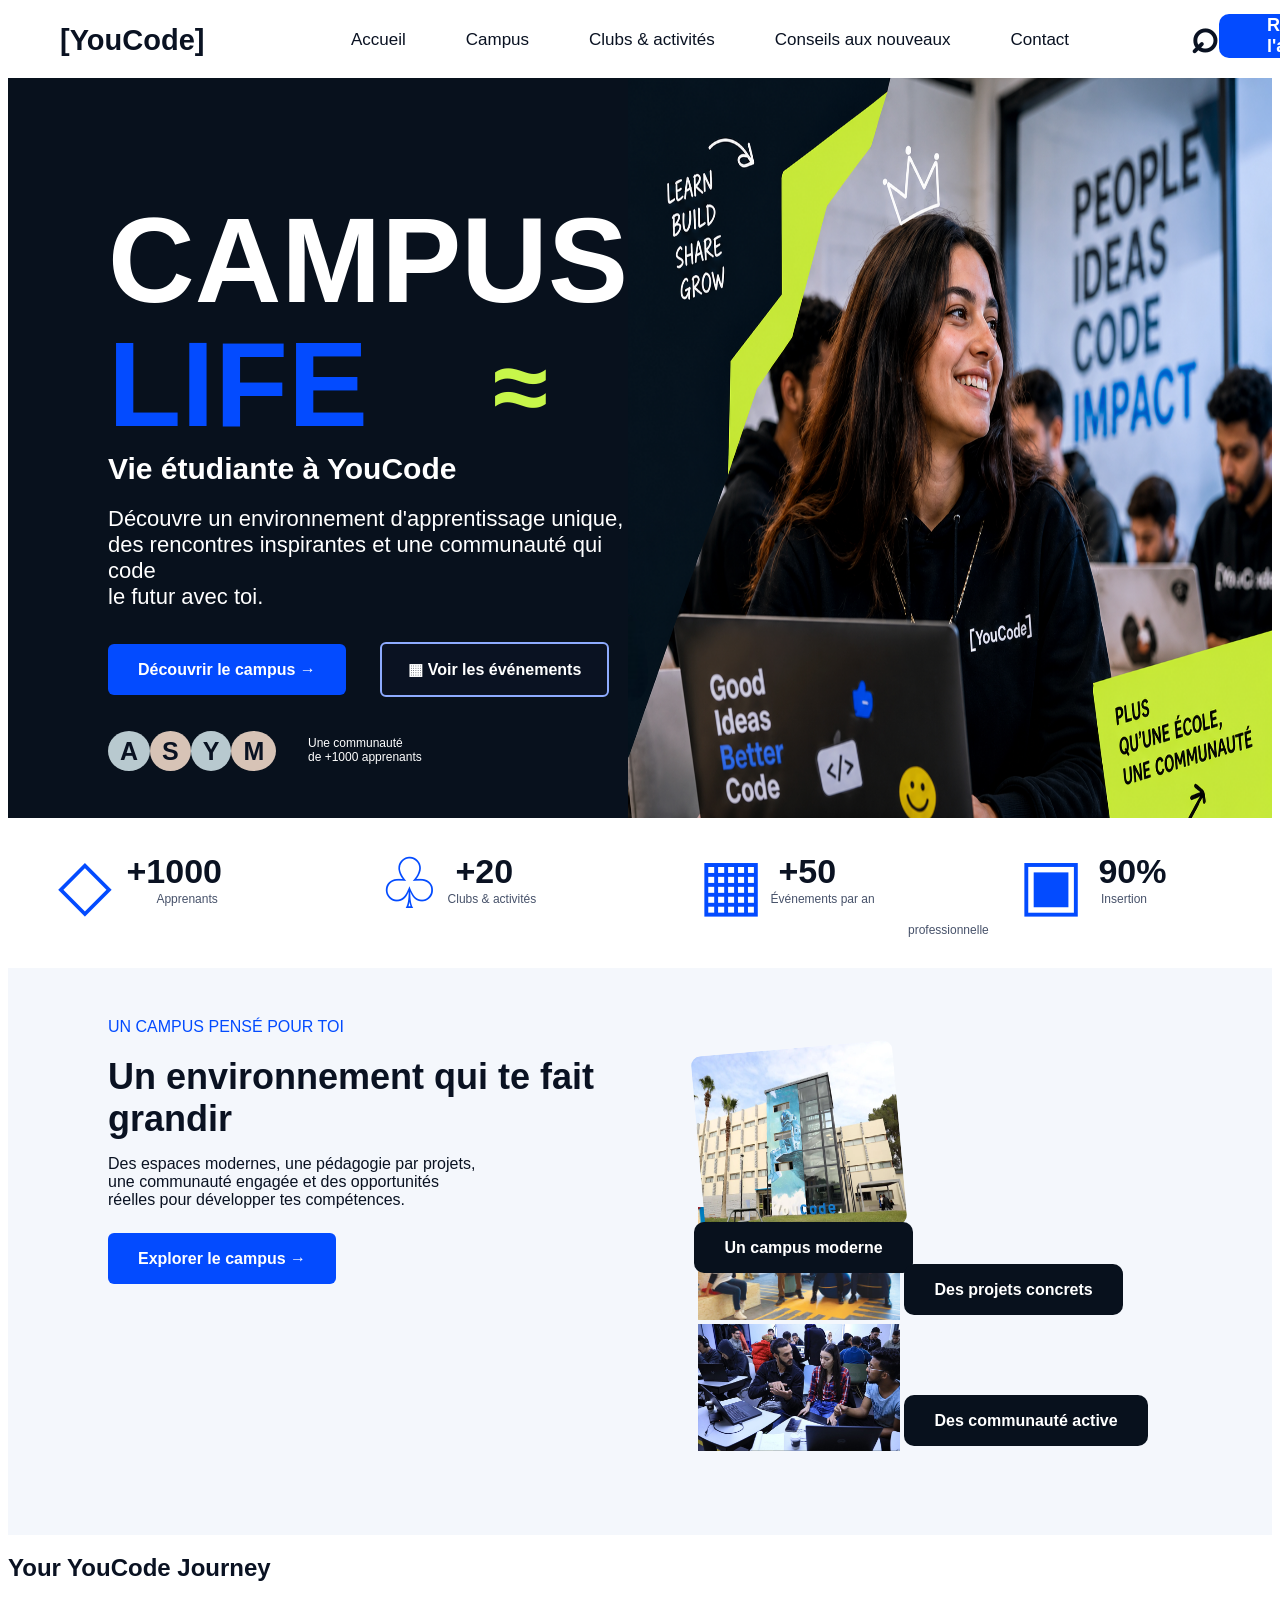
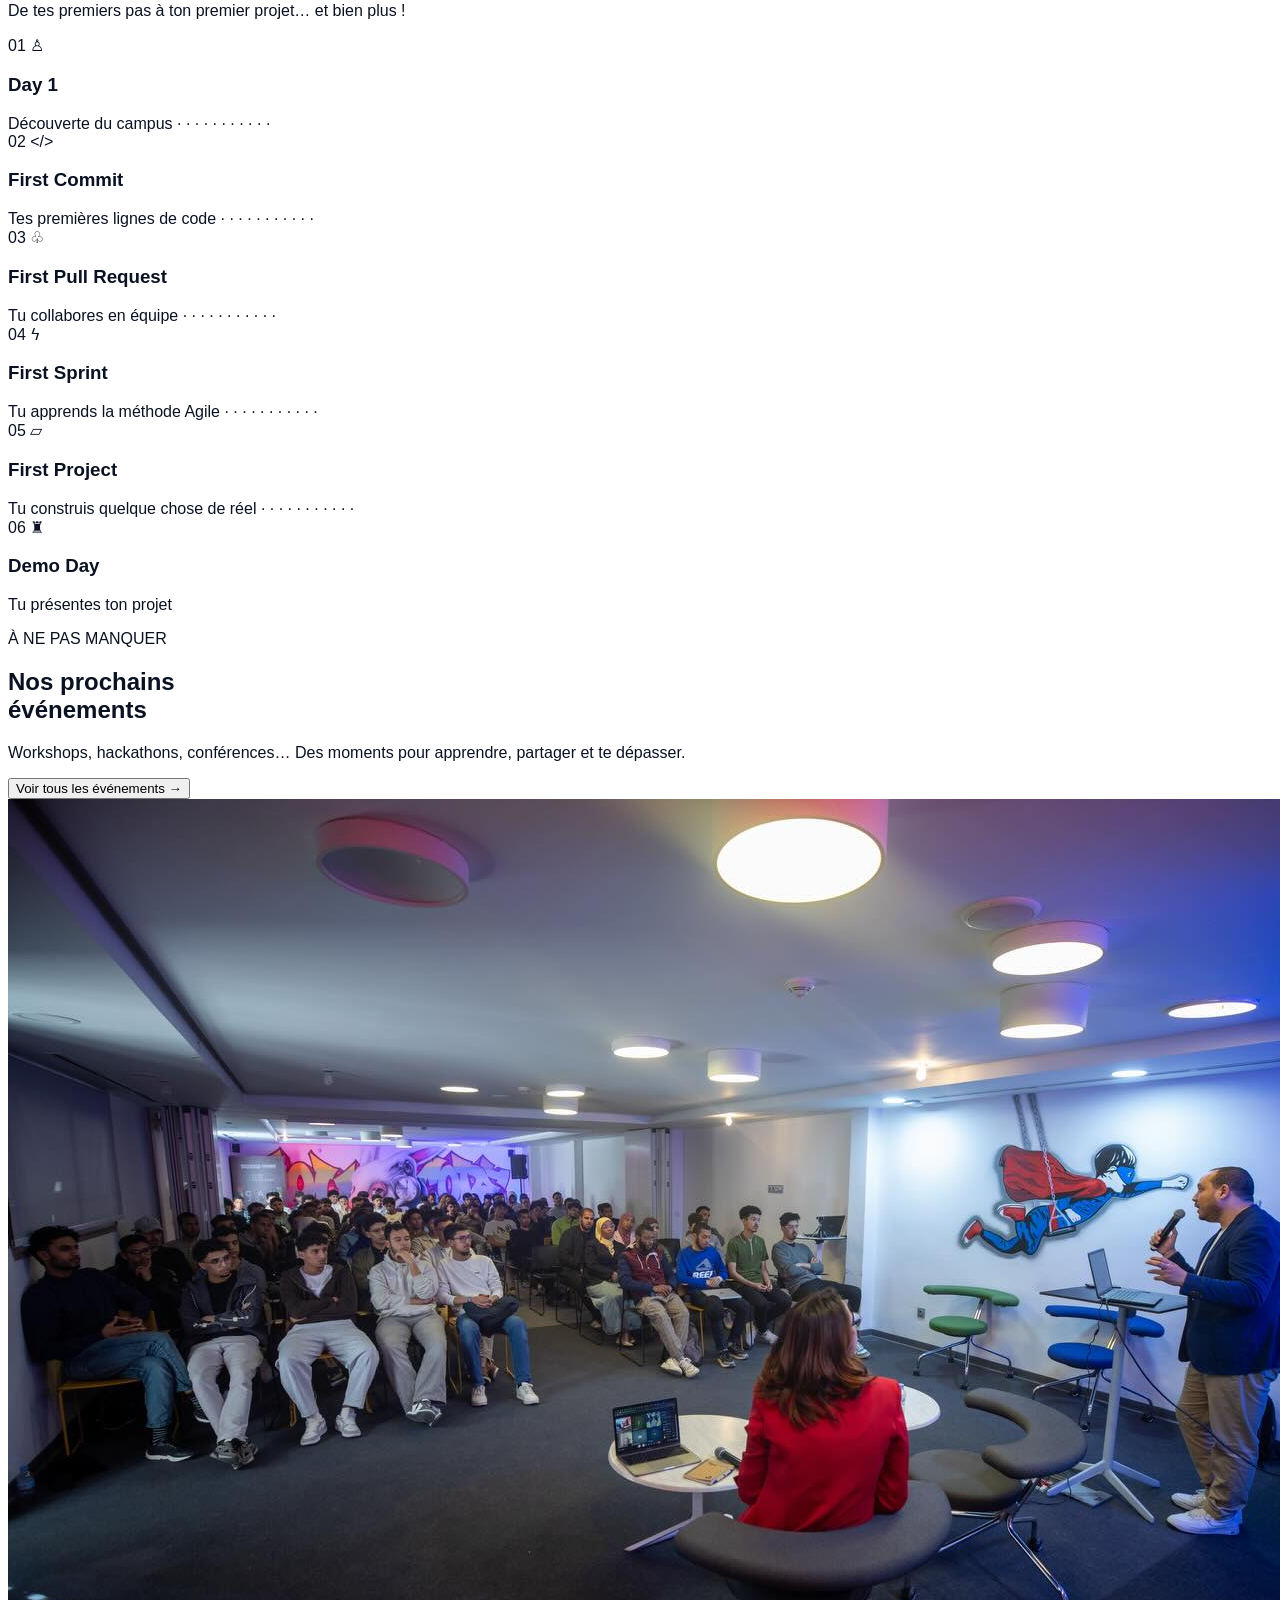
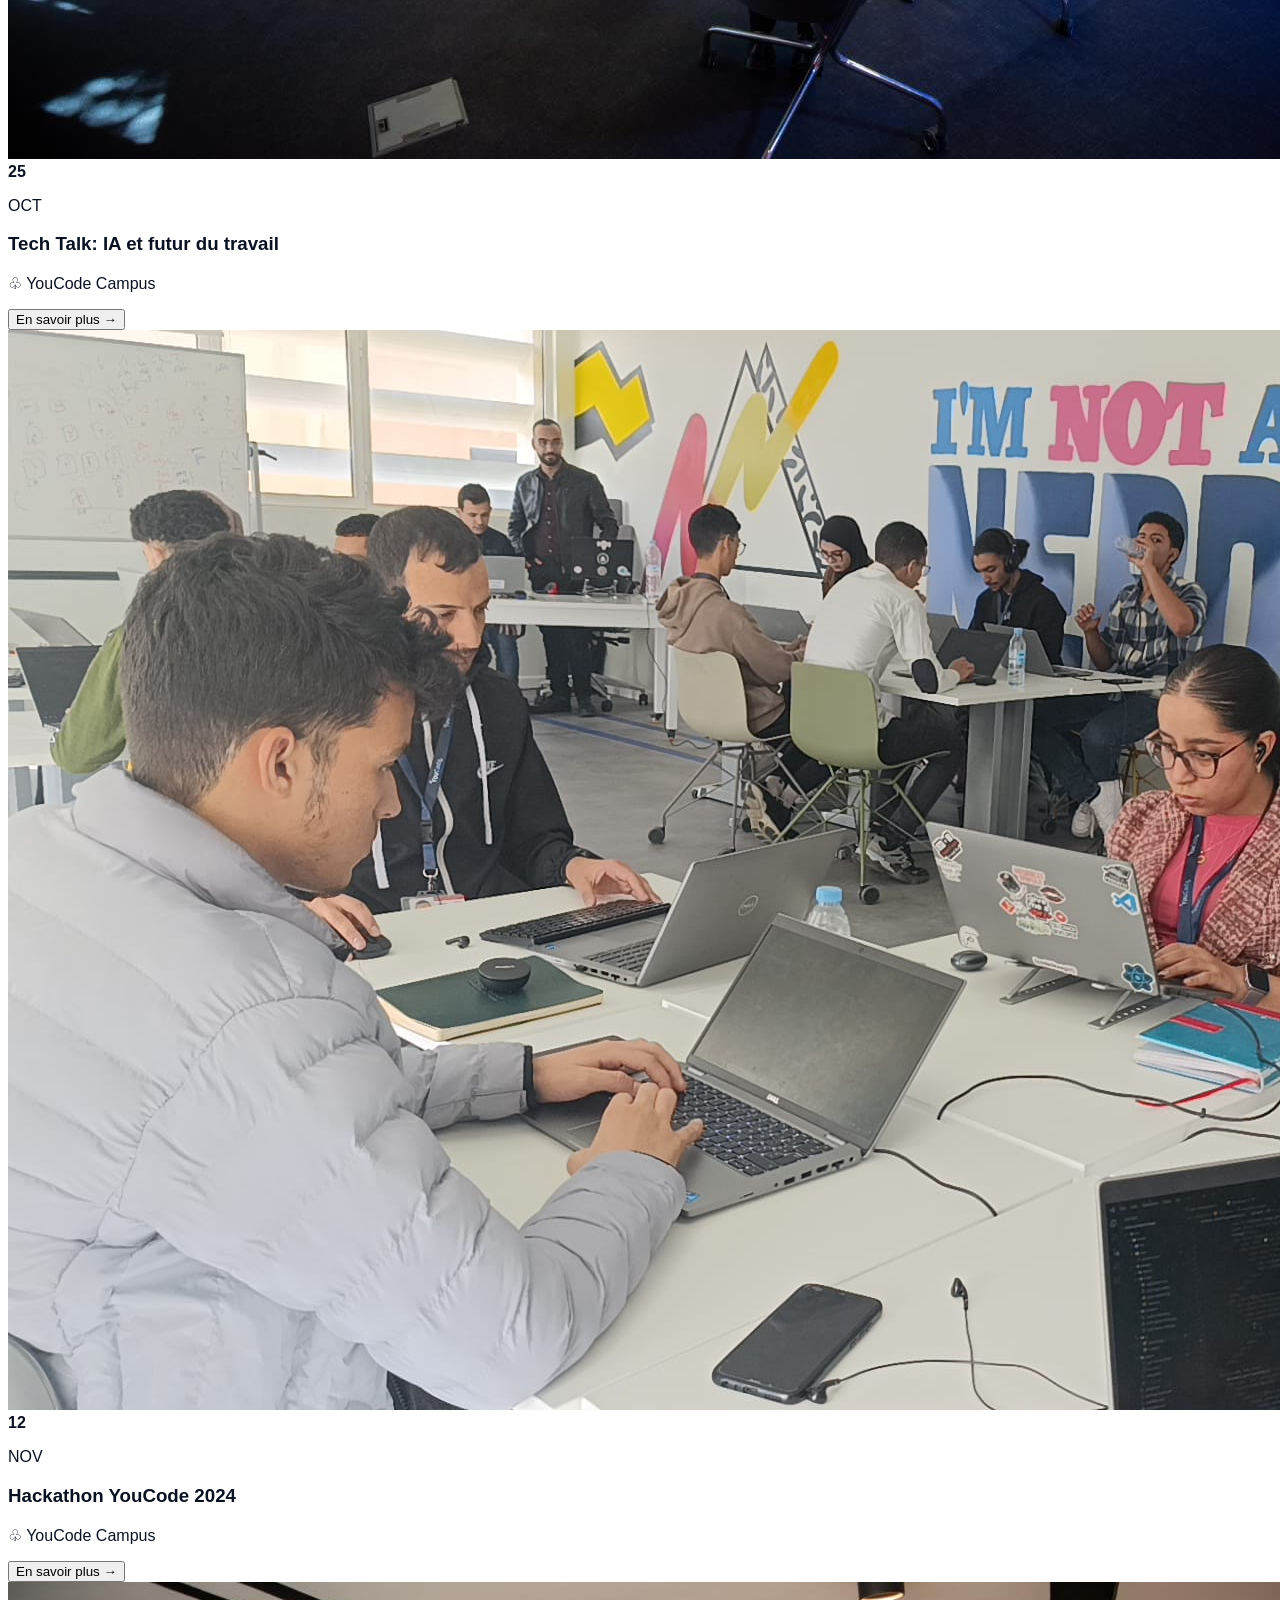
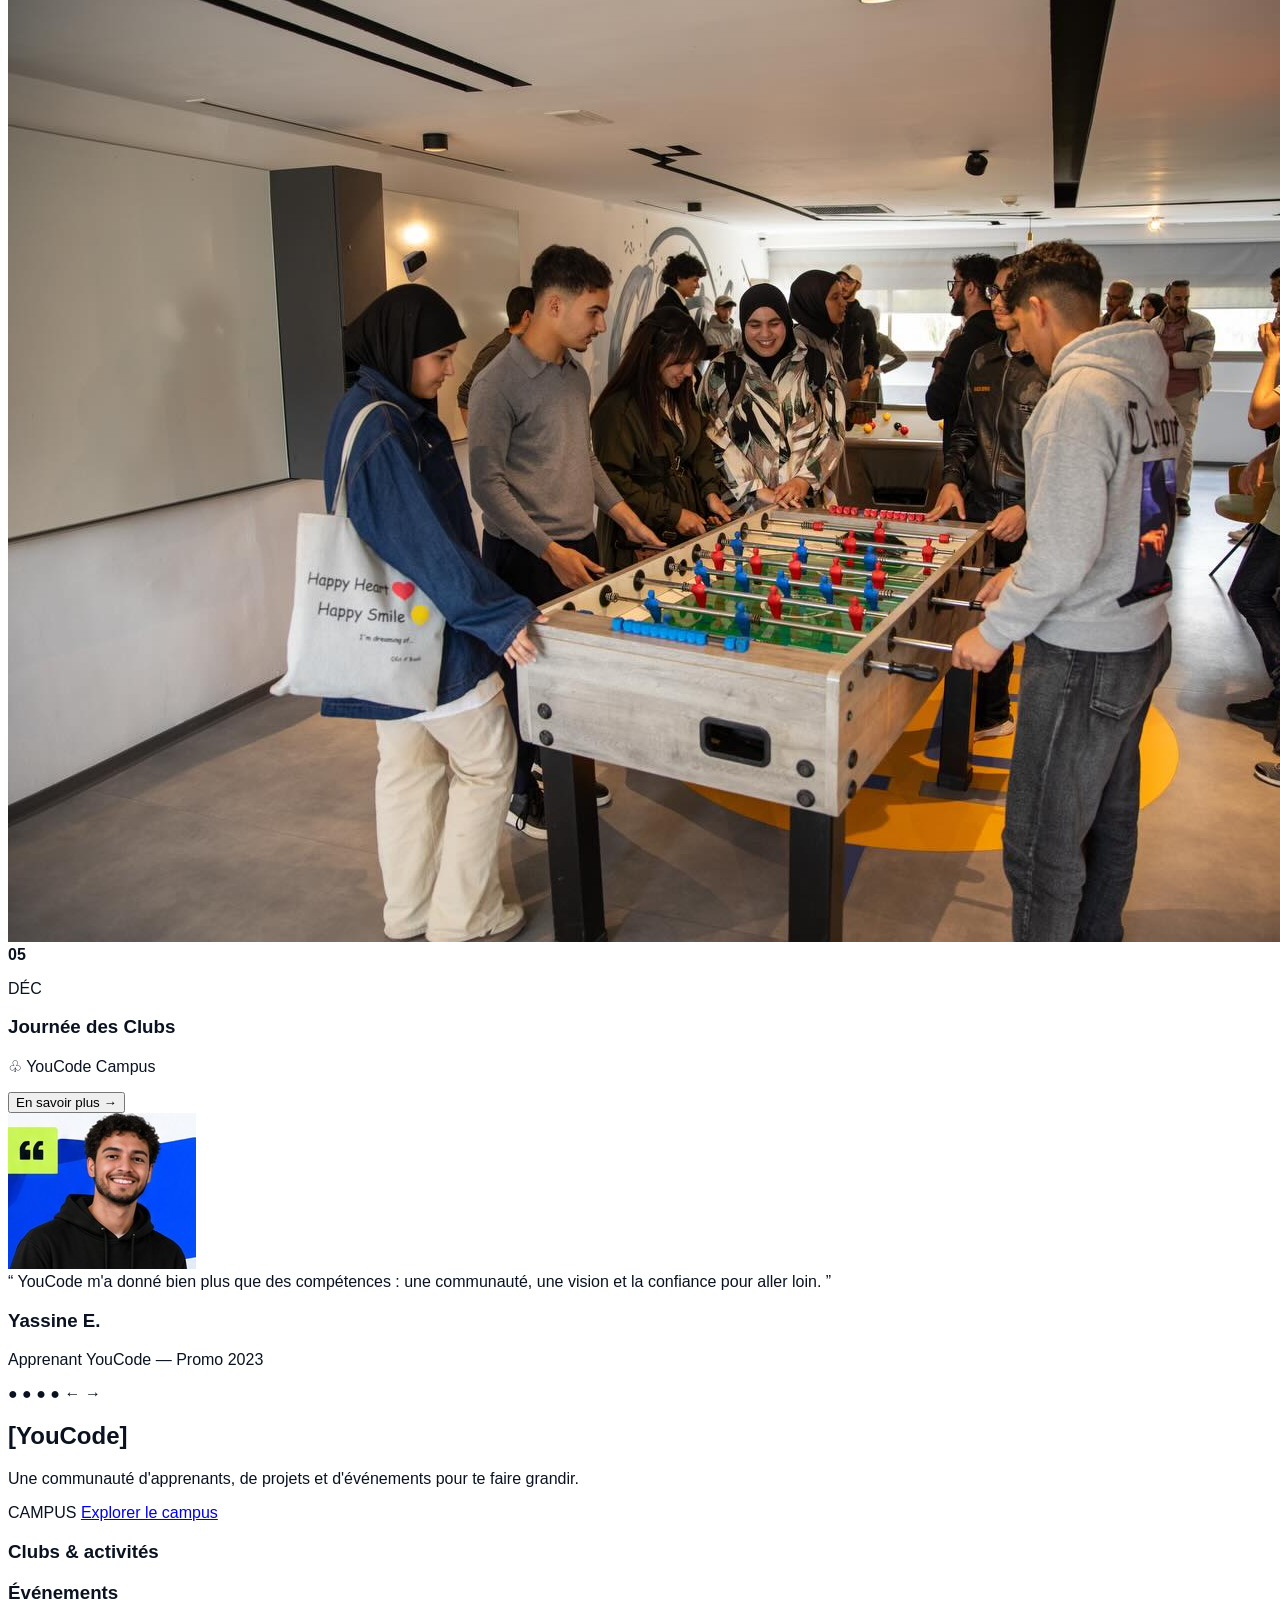
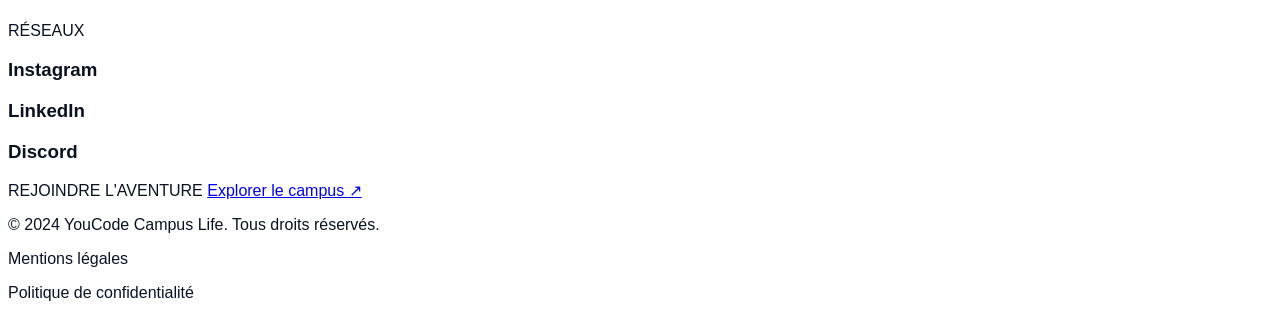
<file: Brief-01/Campus Life/index.html>
<!doctype html>
<html lang="fr">
  <head>
    <meta charset="UTF-8" />
    <meta name="viewport" content="width=device-width, initial-scale=1.0" />
    <link rel="stylesheet" href="css/style.css" />
    <style>
      @import url("https://fonts.google/apis.com/css2?family=Inter:ital,opsz,wght@0,14..32,100..900;1,14..32,100..900&display=swap");
    </style>
    <title>Campus Life</title>
  </head>
  <body>
    <header>
      <div class="logo">
        <a href="index.html" class="logotxt">[YouCode]</a>
      </div>
      <div class="boxes">
        <a class="b1" href="index.html">Accueil</a>
        <a class="b1" href="campus.html">Campus</a>
        <span class="b1">Clubs & activités</span>
        <span class="b1">Conseils aux nouveaux</span>
        <span class="b1">Contact</span>
      </div>
      <div class="iconsearch">
        <span>⌕</span>
      </div>
      <div class="inscr">
        <a href="inscription.html" class="btn-inscription"
          >Rejoindre<br />l'aventure</a
        >
      </div>
    </header>
    <main>
      <section class="hero">
        <div class="heroimg">
          <img
            src="assets/images/hero-student.png"
            alt="Une jeune femme sourit devant son ordinateur dans un espace de travail informatique."
          />
        </div>
        <div class="herotxt">
          <h1 class="titlhero">
            CAMPUS<br /><span class="thb">LIFE</span
            ><small class="thg">≈</small>
          </h1>
          <h2 class="th2">Vie étudiante à YouCode</h2>
          <p class="herop">
            Découvre un environnement d'apprentissage unique,<br />des
            rencontres inspirantes et une communauté qui code<br />le futur avec
            toi.
          </p>
          <a class="herocam" href="campus.html">Découvrir le campus →</a>
          <button class="herobott">▦ Voir les événements</button>
          <span class="alph1">A</span><span class="alph2">S</span
          ><span class="alph3">Y</span><span class="alph4">M</span>
          <p class="herocom">Une communauté<br />de +1000 apprenants</p>
        </div>
      </section>
      <section class="stats">
        <div class="s1">
          <span>◇</span>
          <strong>+1000</strong>
          <small>Apprenants</small>
        </div>
        <div class="s1">
          <span>♧</span>
          <strong>+20</strong>
          <small>Clubs & activités</small>
        </div>
        <div class="s1">
          <span>▦</span>
          <strong>+50</strong>
          <small>Événements par an</small>
        </div>
        <div class="s1">
          <span>▣</span>
          <strong>90%</strong>
          <small>Insertion professionnelle</small>
        </div>
      </section>
      <section class="campus">
        <div class="camptxt">
          <span class="campb">UN CAMPUS PENSÉ POUR TOI</span>
          <h2>Un environnement qui te fait grandir</h2>
          <p>
            Des espaces modernes, une pédagogie par projets,<br />une communauté
            engagée et des opportunités<br />réelles pour développer tes
            compétences.
          </p>
          <a class="campbott" href="campus.html">Explorer le campus →</a>
        </div>
        <div class="campimg">
          <img class="ci1x"
            src="assets/images/campus-moderne.png"
            alt="Bâtiment moderne de YouCode avec une fresque d'astronaute et le nom YouCode sur la pelouse."
          />
          <span class="ci1">Un campus moderne</span>
          <img
            src="assets/images/projets-concrets.png"
            alt="Échange entre intervenants et apprenants dans un espace YouCode."
          />
          <span>Des projets concrets</span>
          <img
            src="assets/images/communaute-active.jpg"
            alt="Apprenants qui travaillent ensemble sur leurs ordinateurs portables."
          />
          <span>Des communauté active</span>
        </div>
      </section>
      <section class="journey">
        <h2>Your YouCode Journey</h2>
        <p>De tes premiers pas à ton premier projet… et bien plus !</p>
        <div>
          <span>01</span>
          <span>♙</span>
          <h3>Day 1</h3>
          <span>Découverte du campus</span>
          <span>· · · · · · · · · · ·</span>
        </div>
        <div>
          <span>02</span>
          <span>&lt;/&gt;</span>
          <h3>First Commit</h3>
          <span>Tes premières lignes de code</span>
          <span>· · · · · · · · · · ·</span>
        </div>
        <div>
          <span>03</span>
          <span>♧</span>
          <h3>First Pull Request</h3>
          <span>Tu collabores en équipe</span>
          <span>· · · · · · · · · · ·</span>
        </div>
        <div>
          <span>04</span>
          <span>ϟ</span>
          <h3>First Sprint</h3>
          <span>Tu apprends la méthode Agile</span>
          <span>· · · · · · · · · · ·</span>
        </div>
        <div>
          <span>05</span>
          <span>▱</span>
          <h3>First Project</h3>
          <span>Tu construis quelque chose de réel</span>
          <span>· · · · · · · · · · ·</span>
        </div>
        <div>
          <span>06</span>
          <span>♜</span>
          <h3>Demo Day</h3>
          <span>Tu présentes ton projet</span>
        </div>
      </section>
      <section class="event">
        <div>
          <p>À NE PAS MANQUER</p>
          <h2>Nos prochains<br />événements</h2>
          <p>
            Workshops, hackathons, conférences… Des moments pour apprendre,
            partager et te dépasser.
          </p>
          <button>Voir tous les événements →</button>
        </div>
        <div>
          <img
            src="assets/images/Tech-Talk.png"
            alt="Un intervenant anime une présentation devant un public lors d'une conférence."
          />
          <strong>25</strong>
          <p>OCT</p>
          <h3>Tech Talk: IA et futur du travail</h3>
          <p>♧ YouCode Campus</p>
          <button>En savoir plus →</button>
        </div>
        <div>
          <img
            src="assets/images/Hackathon.png"
            alt="Des étudiants travaillent sur leurs ordinateurs portables lors d'un hackathon."
          />
          <strong>12</strong>
          <p>NOV</p>
          <h3>Hackathon YouCode 2024</h3>
          <p>♧ YouCode Campus</p>
          <button>En savoir plus →</button>
        </div>
        <div>
          <img
            src="assets/images/Clubs.png"
            alt="Un groupe de jeunes joue au baby-foot dans un espace de détente."
          />
          <strong>05</strong>
          <p>DÉC</p>
          <h3>Journée des Clubs</h3>
          <p>♧ YouCode Campus</p>
          <button>En savoir plus →</button>
        </div>
      </section>
      <section class="yassine">
        <div>
          <img src="assets/images/Yassine.jpg" alt="" />
        </div>
        <div>
          <span
            >“ YouCode m'a donné bien plus que des compétences : une communauté,
            une vision et la confiance pour aller loin. ”</span
          >
          <h3>Yassine E.</h3>
          <p>Apprenant YouCode — Promo 2023</p>
          <span>● ● ● ●</span>
          <span>← →</span>
        </div>
      </section>
    </main>
    <footer>
      <div>
        <h2>[YouCode]</h2>
        <p>
          Une communauté d'apprenants, de projets et d'événements pour te faire
          grandir.
        </p>
      </div>
      <div>
        <span>CAMPUS</span>
        <a href="campus.html">Explorer le campus</a>
        <h3>Clubs & activités</h3>
        <h3>Événements</h3>
      </div>
      <div>
        <span>RÉSEAUX</span>
        <h3>Instagram</h3>
        <h3>LinkedIn</h3>
        <h3>Discord</h3>
      </div>
      <div>
        <span>REJOINDRE L'AVENTURE</span>
        <a href="campus.html">Explorer le campus ↗</a>
      </div>
      <div>
        <p>© 2024 YouCode Campus Life. Tous droits réservés.</p>
        <p>Mentions légales</p>
        <p>Politique de confidentialité</p>
      </div>
    </footer>
  </body>
</html>
</file>
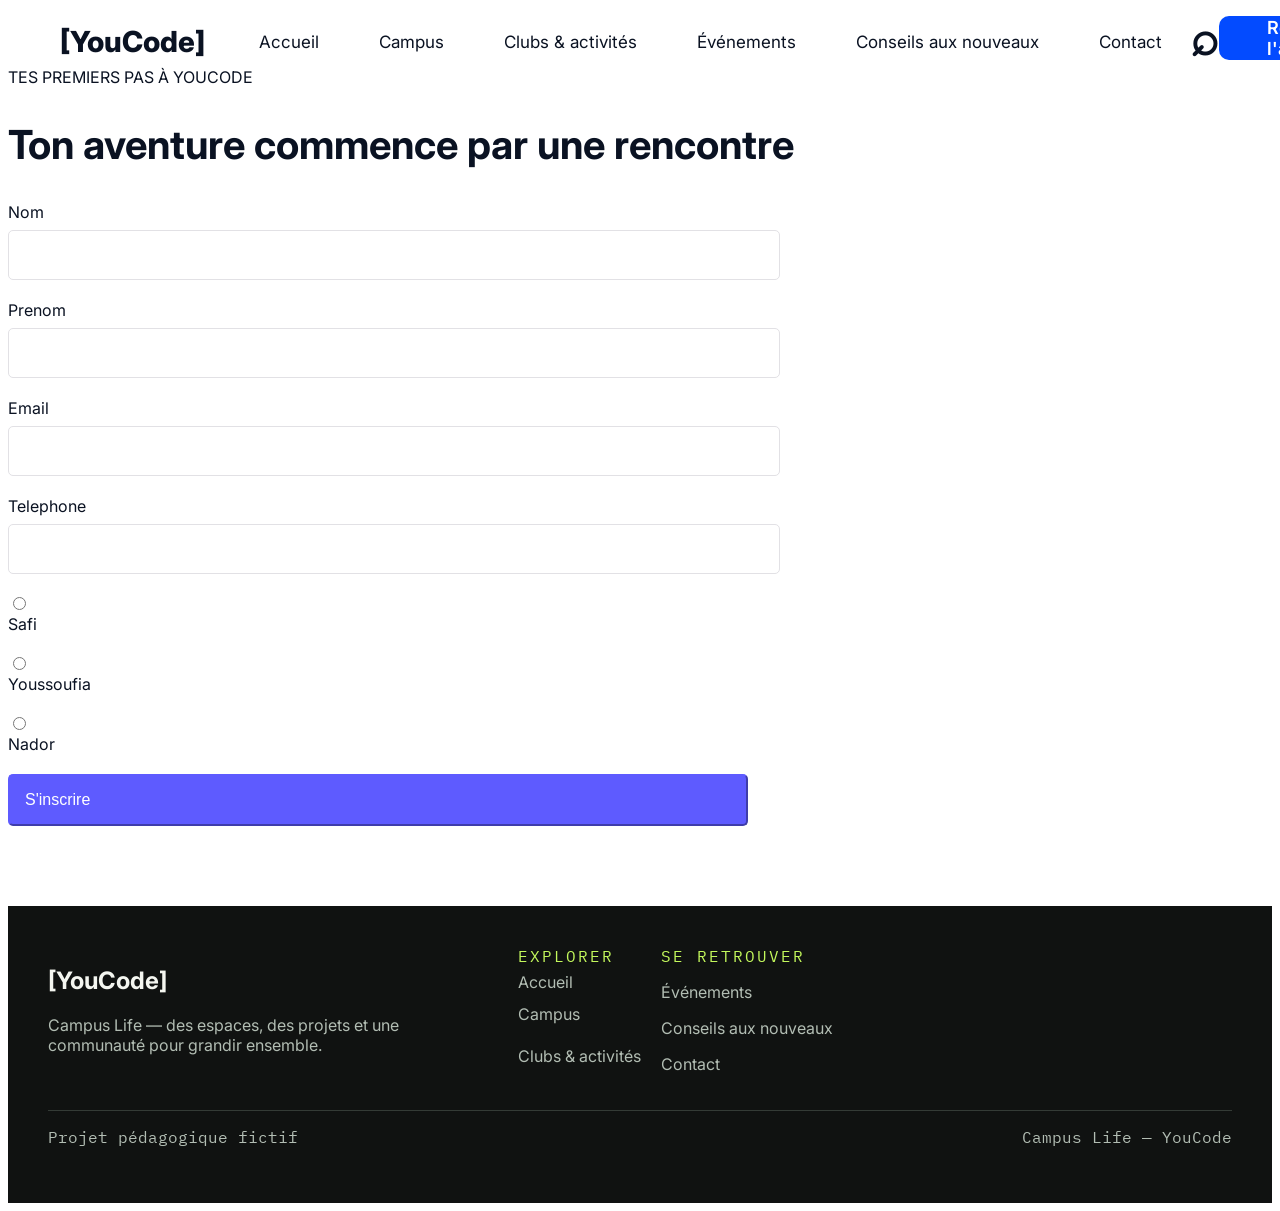
<file: Brief-01/Campus Life/inscription.html>
<!doctype html>
<html lang="fr">
  <head>
    <meta charset="UTF-8" />
    <meta name="viewport" content="width=device-width, initial-scale=1.0" />
    <link rel="stylesheet" href="css/style.css" />
    <link rel="stylesheet" href="css/inscription.css" />
    <style>
      @import url("https://fonts.googleapis.com/css2?family=Inter:ital,opsz,wght@0,14..32,100..900;1,14..32,100..900&display=swap");
      @import url("https://fonts.googleapis.com/css2?family=IBM+Plex+Mono:ital,wght@0,100;0,200;0,300;0,400;0,500;0,600;0,700;1,100;1,200;1,300;1,400;1,500;1,600;1,700&display=swap");
    </style>
    <title>Campus Life</title>
  </head>
  <body>
    <header>
      <div class="logo">
        <a href="index.html" class="logotxt">[YouCode]</a>
      </div>
      <div class="boxes">
        <a class="b1" href="index.html">Accueil</a>
        <a class="b1" href="campus.html">Campus</a>
        <span class="b1">Clubs & activités</span>
        <span class="b1">Événements</span>
        <span class="b1">Conseils aux nouveaux</span>
        <span class="b1">Contact</span>
      </div>
      <div class="iconsearch">
        <span>⌕</span>
      </div>
      <div class="inscr">
        <a href="inscription.html" class="btn-inscription"
          >Rejoindre<br />l'aventure</a
        >
      </div>
    </header>
    <main>
      <section class="inscription">
        <span>TES PREMIERS PAS À YOUCODE</span>
        <h1>Ton aventure commence par une rencontre</h1>
        <form>
          <div>
            <label for="nom">Nom</label>
            <input type="text" id="nom" required />
          </div>
          <div>
            <label for="prenom">Prenom</label>
            <input type="text" id="prenom" required />
          </div>
          <div>
            <label for="email">Email</label>
            <input type="email" id="email" required />
          </div>
          <div>
            <label for="telephone">Telephone</label>
            <input type="tel" id="telephone" required />
          </div>
          <div>
            <input type="radio" id="safi" name="campus" />
            <label for="safi">Safi</label>
          </div>
          <div>
            <input type="radio" id="youssoufia" name="campus" />
            <label for="youssoufia">Youssoufia</label>
          </div>
          <div>
            <input type="radio" id="nador" name="campus" />
            <label for="nador">Nador</label>
          </div>
          <button type="submit">S'inscrire</button>
        </form>
      </section>
    </main>
    <footer>
      <div>
        <h2>[YouCode]</h2>
        <p>
          Campus Life — des espaces, des projets et une communauté pour grandir
          ensemble.
        </p>
      </div>
      <div>
        <span>EXPLORER</span>
        <a href="index.html">Accueil</a>
        <a href="campus.html">Campus</a>
        <p>Clubs & activités</p>
      </div>
      <div>
        <span>SE RETROUVER</span>
        <p>Événements</p>
        <p>Conseils aux nouveaux</p>
        <p>Contact</p>
      </div>
      <div class="last">
        <p>Projet pédagogique fictif</p>
        <p>Campus Life — YouCode</p>
      </div>
    </footer>
  </body>
</html>
</file>
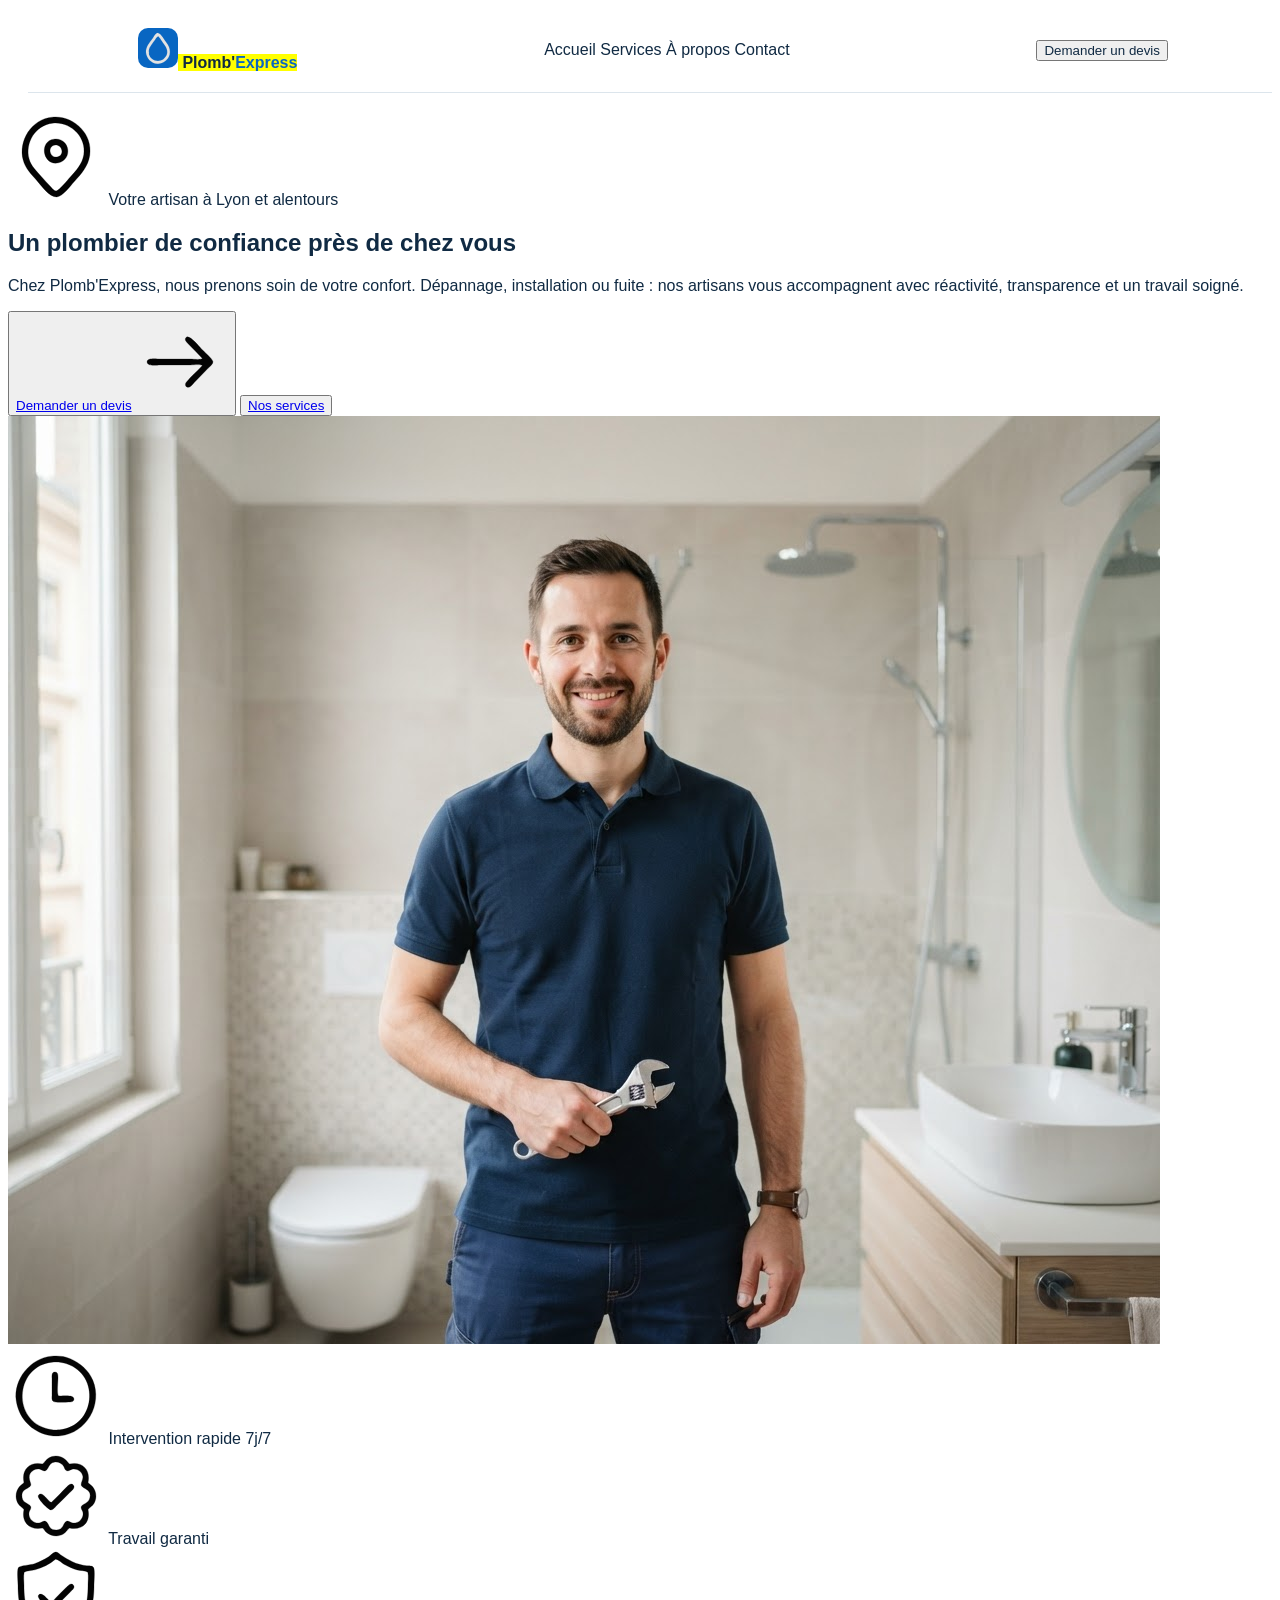
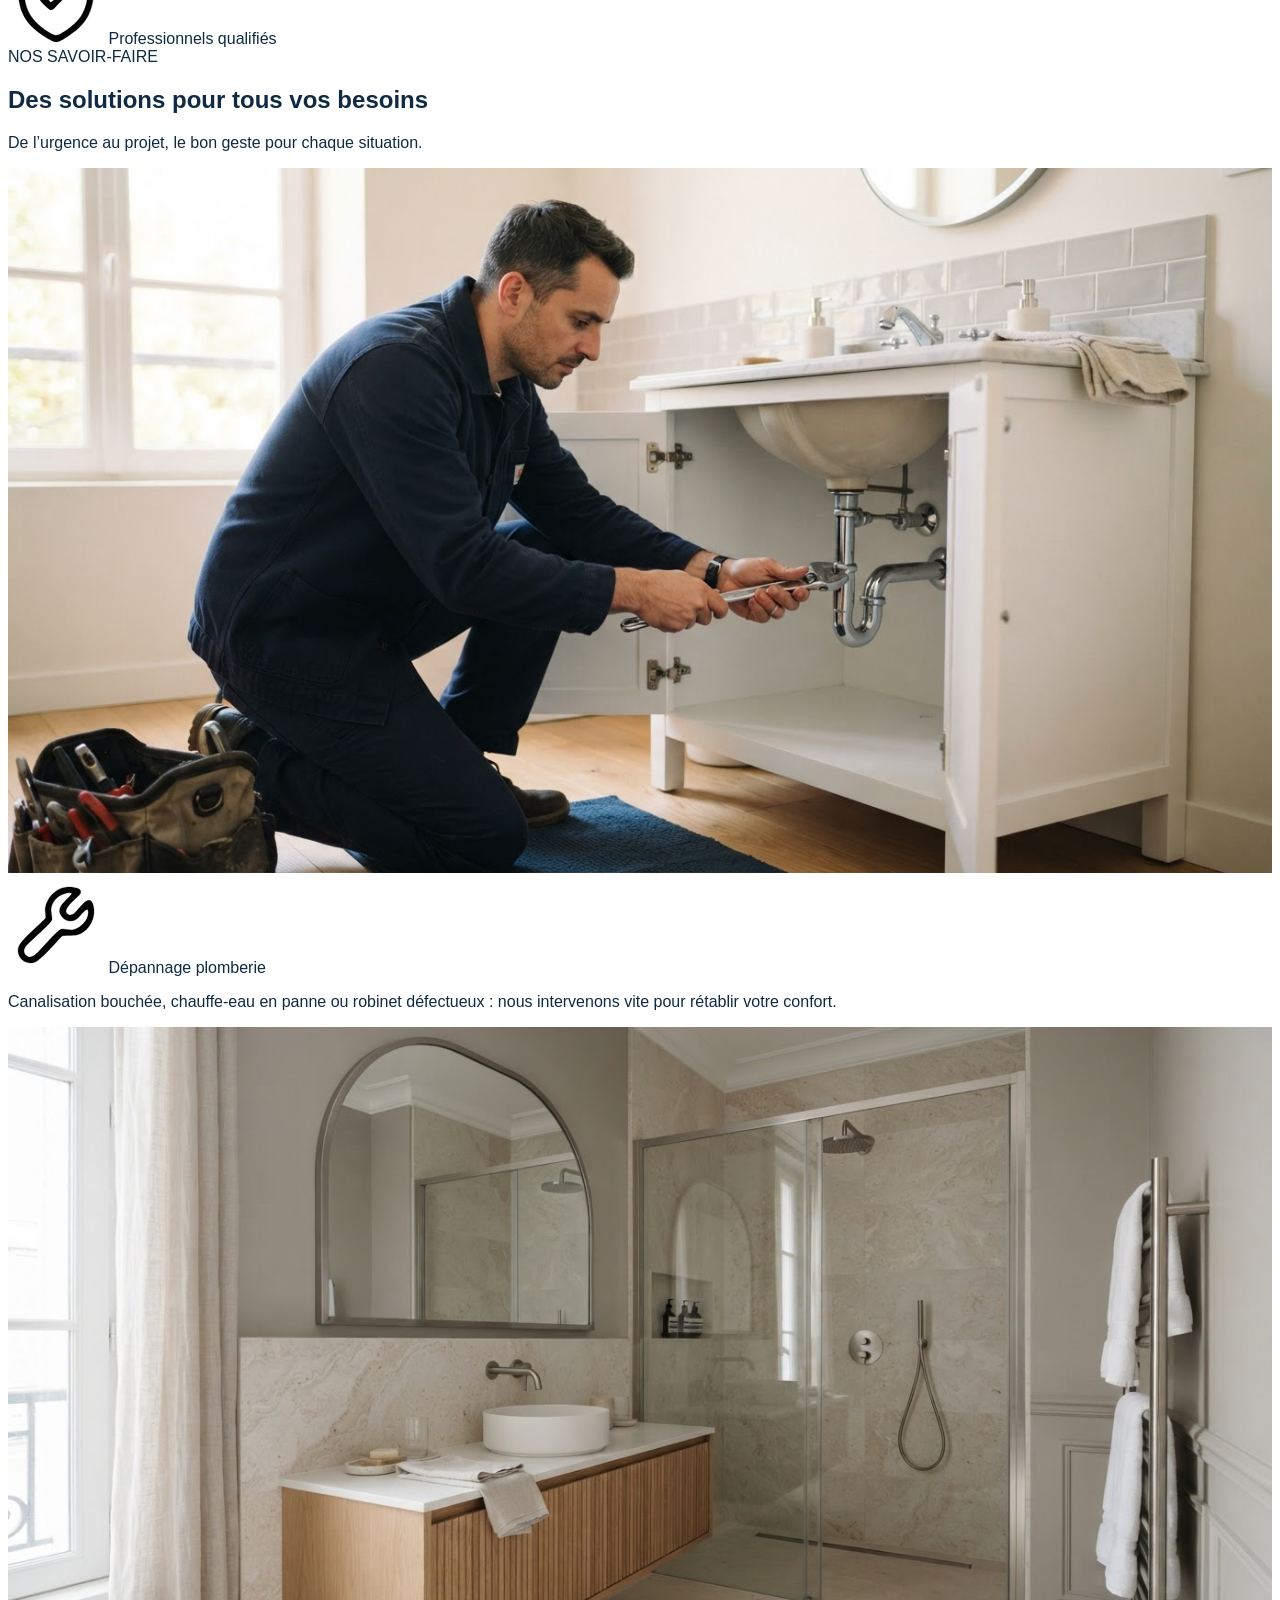
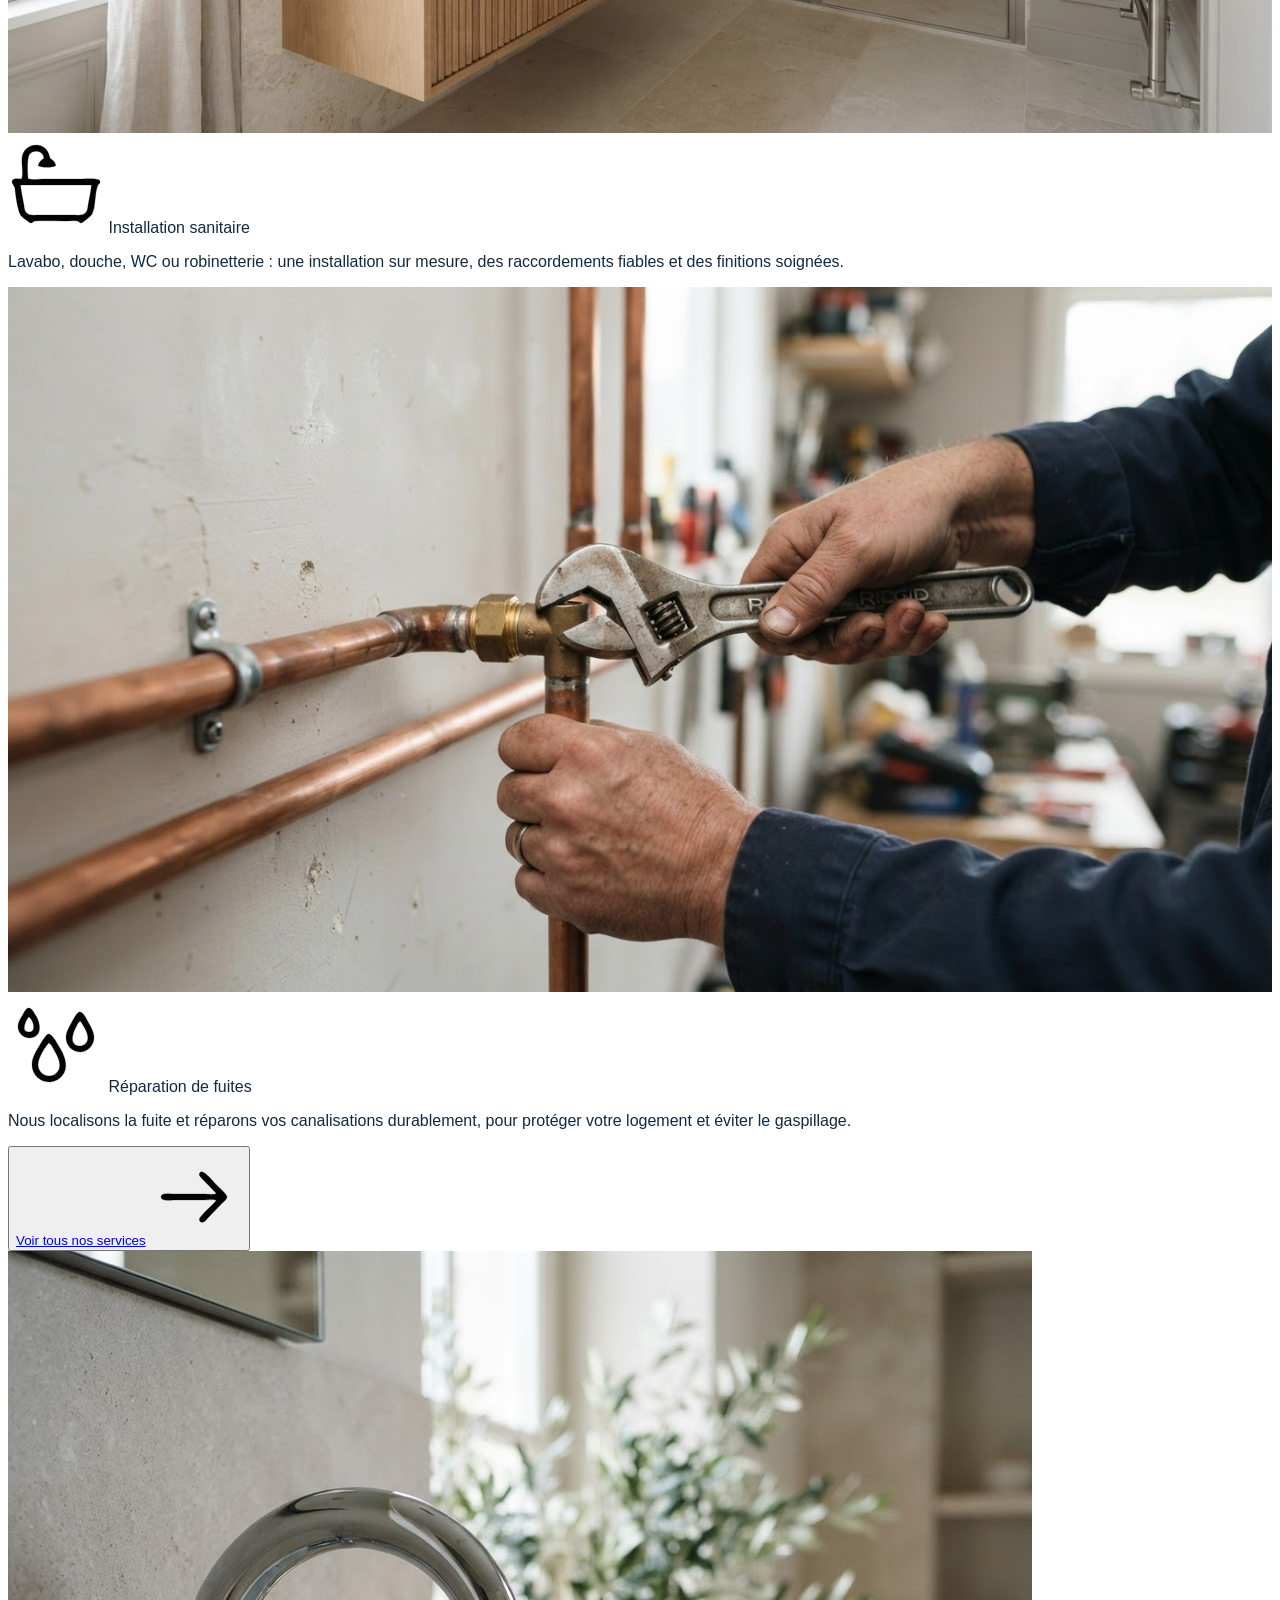
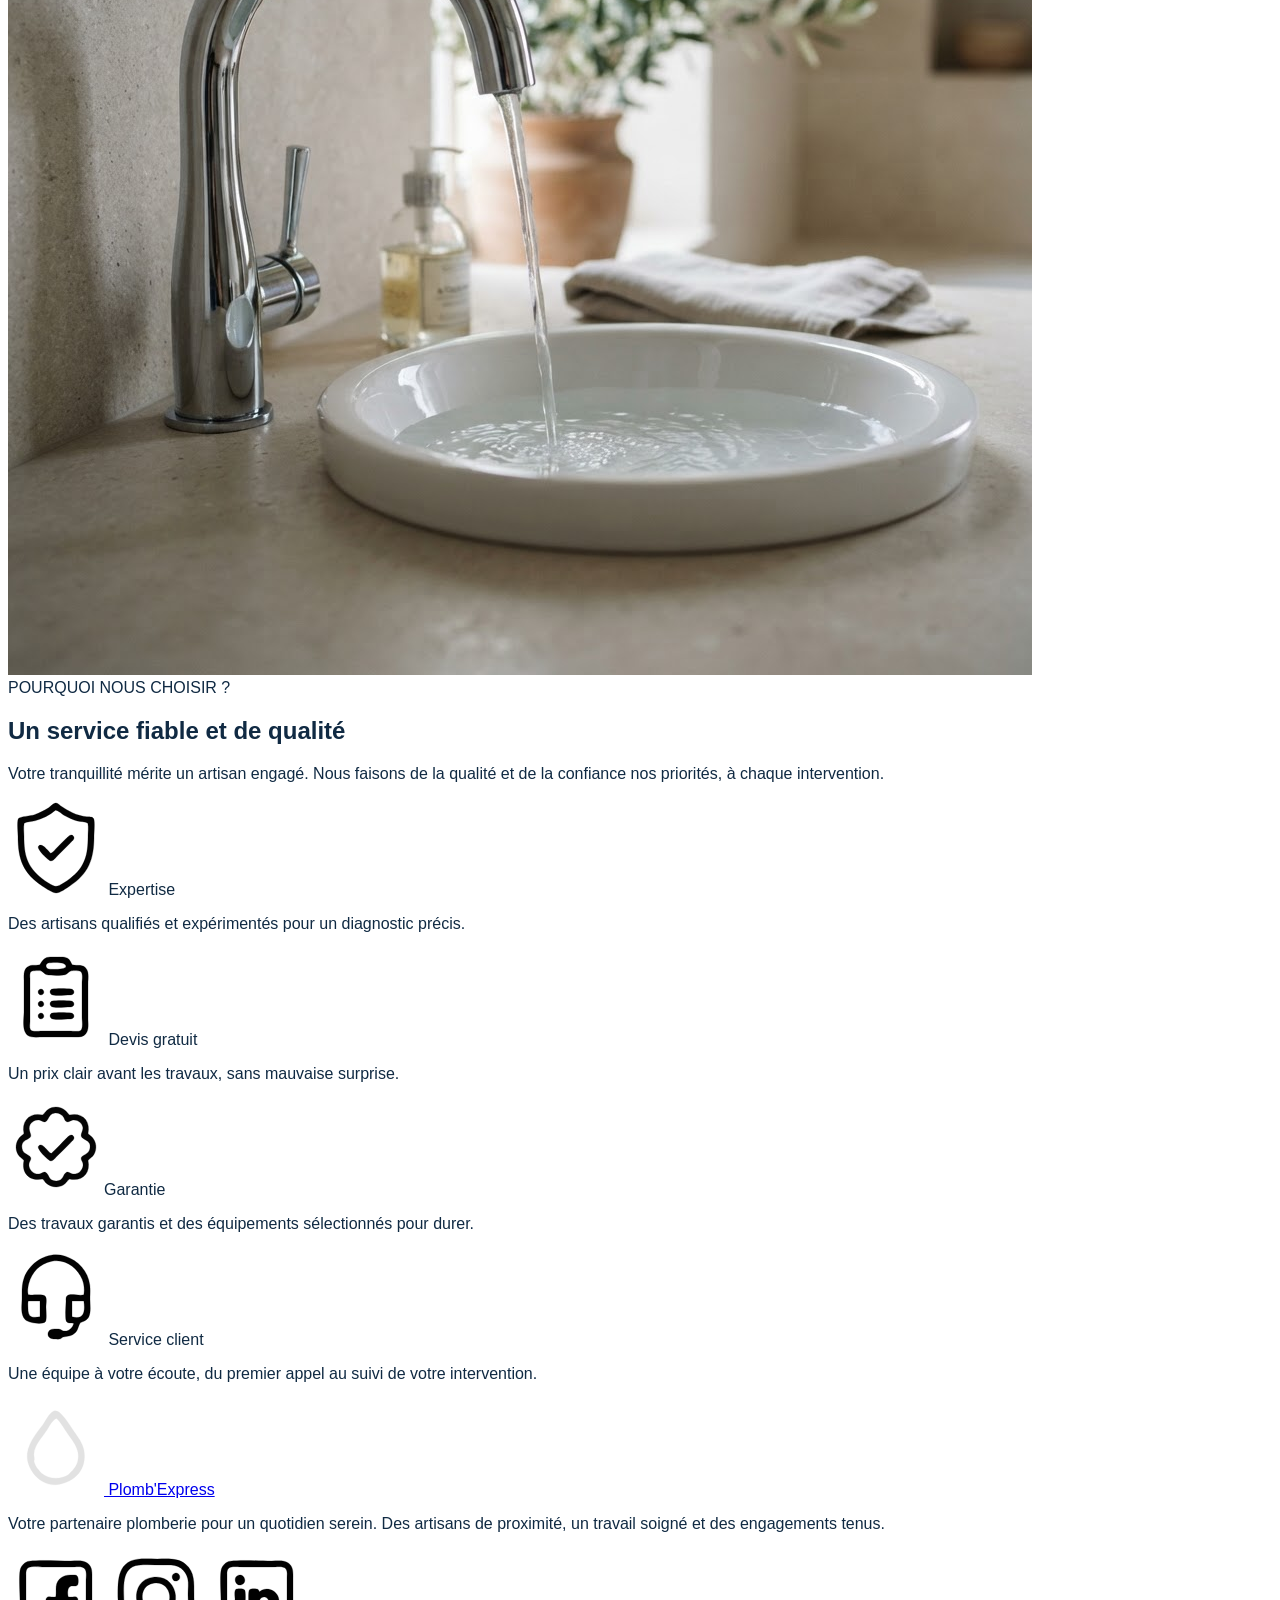
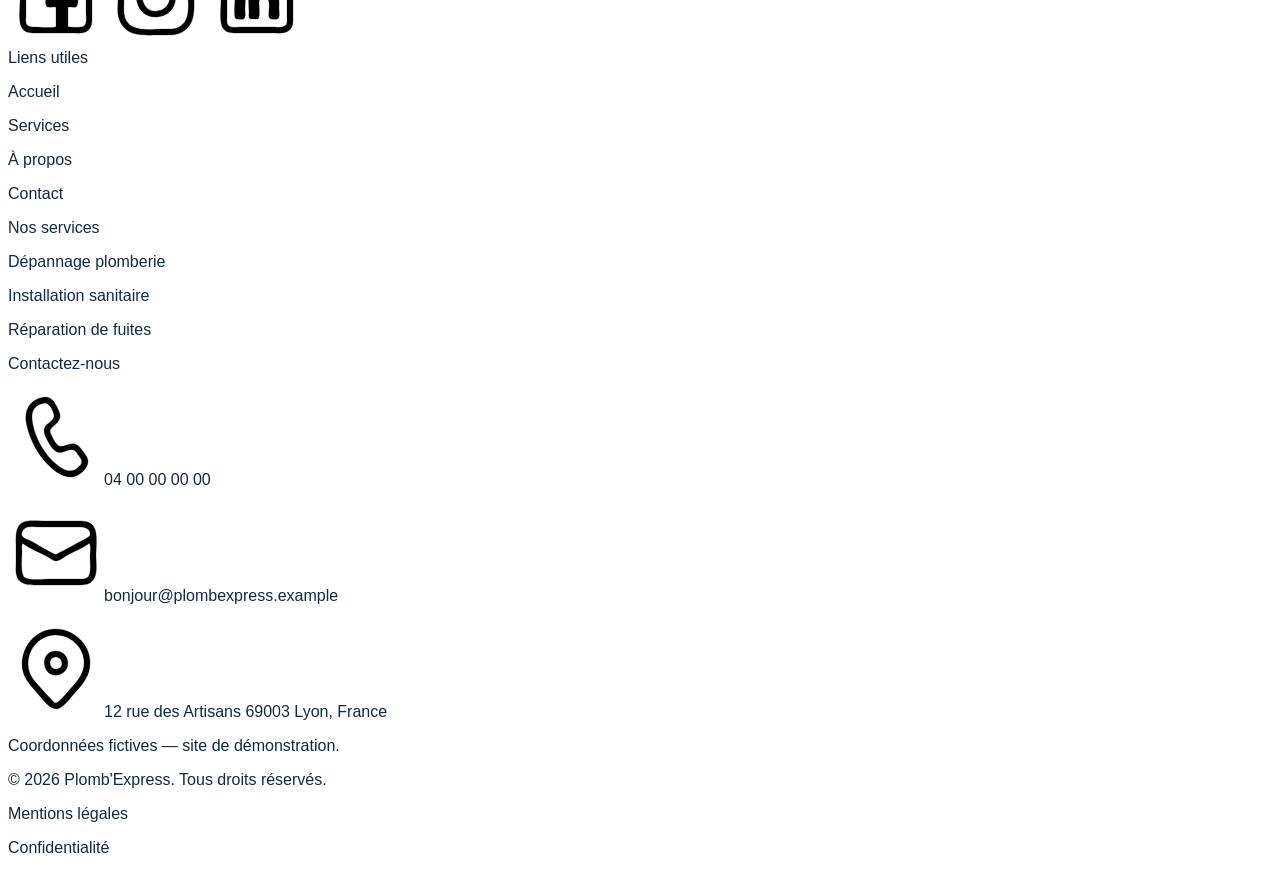
<file: Brief-02/PlombExpress/Accueil.html>
<!doctype html>
<html lang="fr">
  <head>
    <meta charset="UTF-8" />
    <meta name="viewport" content="width=device-width, initial-scale=1.0" />
    <link rel="stylesheet" href="css/Accueil.css" />
    <style>
      @import url("https://fonts.google/apis.com/css2?family=Inter:ital,opsz,wght@0,14..32,100..900;1,14..32,100..900&display=swap");
    </style>
    <title>Plomb'Express</title>
  </head>
  <body>
    <header>
      <div class="logo">
        <a href="Accueil.html"
          ><img
            src="assets/icons/droplet.svg"
            alt="Droplet icon"
          /><span>
          Plomb'</span><span class="logoblu">Express</span></a
        >
      </div>
      <div class="nav">
        <a href="Accueil.html">Accueil</a>
        <span>Services</span>
        <span>À propos</span>
        <span>Contact</span>
      </div>
      <div class="mobile"><img src="assets/icons/menu.svg" alt="menu icon"></div>
      <div>
        <button><a href="Contact.html">Demander un devis</a></button>
      </div>
    </header>
    <main>
      <section class="hero">
        <div>
          <p>
            <img src="assets/icons/location.svg" alt="Location icon" /> Votre
            artisan à Lyon et alentours
          </p>
        </div>
        <div>
          <h1>Un plombier de confiance près de chez vous</h1>
          <p>
            Chez Plomb'Express, nous prenons soin de votre confort. Dépannage,
            installation ou fuite : nos artisans vous accompagnent avec
            réactivité, transparence et un travail soigné.
          </p>
        </div>
        <div>
          <button>
            <a href="Contact.html">Demander un devis</a
            ><img src="assets/icons/arrow-right.svg" alt="Arrow right icon" />
          </button>
          <button><a href="Services.html">Nos services</a></button>
        </div>
        <div>
          <img
            src="assets/images/plumber.jpg"
            alt="Le plombier sourit en tenant sa clé à molette dans une salle de bain moderne"
          />
        </div>
        <div>
          <img src="assets/icons/clock.svg" alt="Clock at 3 icon" />
          <span>Intervention rapide 7j/7</span>
        </div>
        <div>
          <img src="assets/icons/shield-check.svg" alt="shield check icon" />
          <span>Travail garanti</span>
        </div>
        <div>
          <img src="assets/icons/badge-check.svg" alt="badge check icon" />
          <span>Professionnels qualifiés</span>
        </div>
      </section>
      <section class="faire">
        <div>
          <span>NOS SAVOIR-FAIRE</span>
          <h2>Des solutions pour tous vos besoins</h2>
          <p>De l’urgence au projet, le bon geste pour chaque situation.</p>
        </div>
        <div>
          <img
            src="assets/images/Dépannage-plomberie.jpg"
            alt="Plombier agenouillé sous un lavabo blanc, en train de régler le siphon avec une clé"
          />
          <img src="assets/icons/wrench.svg" alt="wrench icon" />
          <span>Dépannage plomberie</span>
          <p>
            Canalisation bouchée, chauffe-eau en panne ou robinet défectueux :
            nous intervenons vite pour rétablir votre confort.
          </p>
        </div>
        <div>
          <img
            src="assets/images/Installation-sanitaire.jpg"
            alt="Salle de bain moderne avec meuble vasque en bois suspendu, miroir arrondi et douche en verre"
          />
          <img src="assets/icons/bath.svg" alt="bath icon" />
          <span>Installation sanitaire</span>
          <p>
            Lavabo, douche, WC ou robinetterie : une installation sur mesure,
            des raccordements fiables et des finitions soignées.
          </p>
        </div>
        <div>
          <img
            src="assets/images/Réparation-fuites.jpg"
            alt="Mains d'un plombier serrant un raccord en laiton sur une canalisation en cuivre avec une clé à molette"
          />
          <img src="assets/icons/droplets.svg" alt="droplets icon" />
          <span>Réparation de fuites</span>
          <p>
            Nous localisons la fuite et réparons vos canalisations durablement,
            pour protéger votre logement et éviter le gaspillage.
          </p>
        </div>
        <div>
          <button>
            <a href="Services.html">Voir tous nos services</a
            ><img src="assets/icons/arrow-right.svg" alt="Arrow right icon" />
          </button>
        </div>
      </section>
      <section class="choisir">
        <div>
          <img
            src="assets/images/lavabo.jpg"
            alt="Robinet chromé verse de l'eau dans une vasque blanche"
          />
        </div>
        <div>
          <span>POURQUOI NOUS CHOISIR ?</span>
          <h2>Un service fiable et de qualité</h2>
          <p>
            Votre tranquillité mérite un artisan engagé. Nous faisons de la
            qualité et de la confiance nos priorités, à chaque intervention.
          </p>
        </div>
        <div>
          <div>
            <span
              ><img src="assets/icons/badge-check.svg" alt="badge check icon" />
              Expertise</span
            >
            <p>
              Des artisans qualifiés et expérimentés pour un diagnostic précis.
            </p>
          </div>
          <div>
            <span
              ><img
                src="assets/icons/clipboard-list.svg"
                alt="clipboard list icon"
              />
              Devis gratuit</span
            >
            <p>Un prix clair avant les travaux, sans mauvaise surprise.</p>
          </div>
          <div>
            <span
              ><img
                src="assets/icons/shield-check.svg"
                alt="shield check icon"
              />Garantie</span
            >
            <p>
              Des travaux garantis et des équipements sélectionnés pour durer.
            </p>
          </div>
          <div>
            <span
              ><img
                src="assets/icons/headset.svg"
                alt="headset icon"
                style="transform: scaleX(-1)"
              />
              Service client</span
            >
            <p>
              Une équipe à votre écoute, du premier appel au suivi de votre
              intervention.
            </p>
          </div>
        </div>
      </section>
    </main>
    <footer>
      <div>
        <a href="Accueil.html"
          ><img src="assets/icons/droplet.svg" alt="Droplet icon" />
          Plomb'Express</a
        >
        <p>
          Votre partenaire plomberie pour un quotidien serein. Des artisans de
          proximité, un travail soigné et des engagements tenus.
        </p>
        <div>
          <img src="assets/icons/facebook.svg" alt="facebook icon" />
          <img src="assets/icons/instagram.svg" alt="instagram icon" />
          <img src="assets/icons/linkedin.svg" alt="linkedin icon" />
        </div>
      </div>
      <div>
        <div>
          <span>Liens utiles</span>
          <p>Accueil</p>
          <p>Services</p>
          <p>À propos</p>
          <p>Contact</p>
        </div>
        <div>
          <span>Nos services</span>
          <p>Dépannage plomberie</p>
          <p>Installation sanitaire</p>
          <p>Réparation de fuites</p>
        </div>
        <div>
          <span>Contactez-nous</span>
          <p>
            <img src="assets/icons/phone.svg" alt="phone icon" />04 00 00 00 00
          </p>
          <p>
            <img
              src="assets/icons/mail.svg"
              alt="mail icon"
            />bonjour@plombexpress.example
          </p>
          <p>
            <img src="assets/icons/location.svg" alt="location icon" />12 rue
            des Artisans 69003 Lyon, France
          </p>
          <p>Coordonnées fictives — site de démonstration.</p>
        </div>
      </div>
      <div>
        <div><p>© 2026 Plomb'Express. Tous droits réservés.</p></div>
        <div>
          <p>Mentions légales</p>
          <p>Confidentialité</p>
        </div>
      </div>
    </footer>
  </body>
</html>
</file>
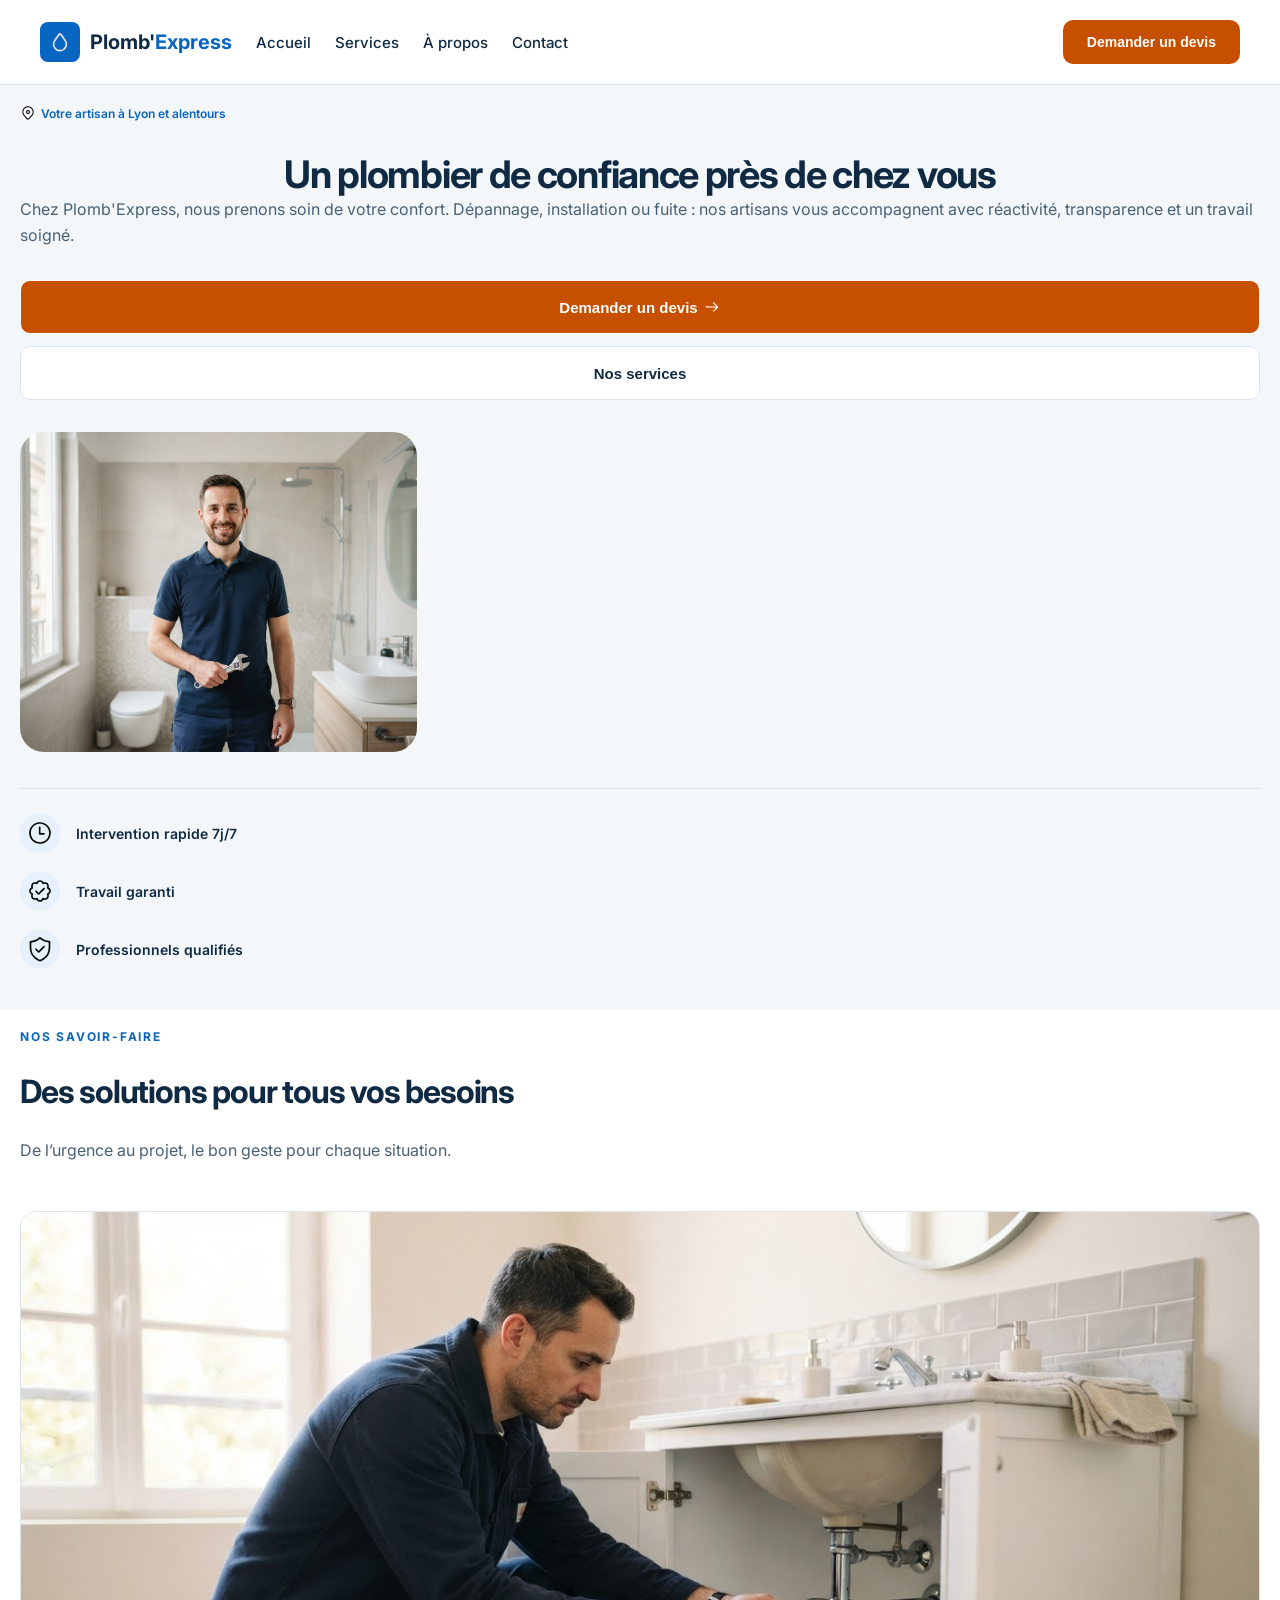
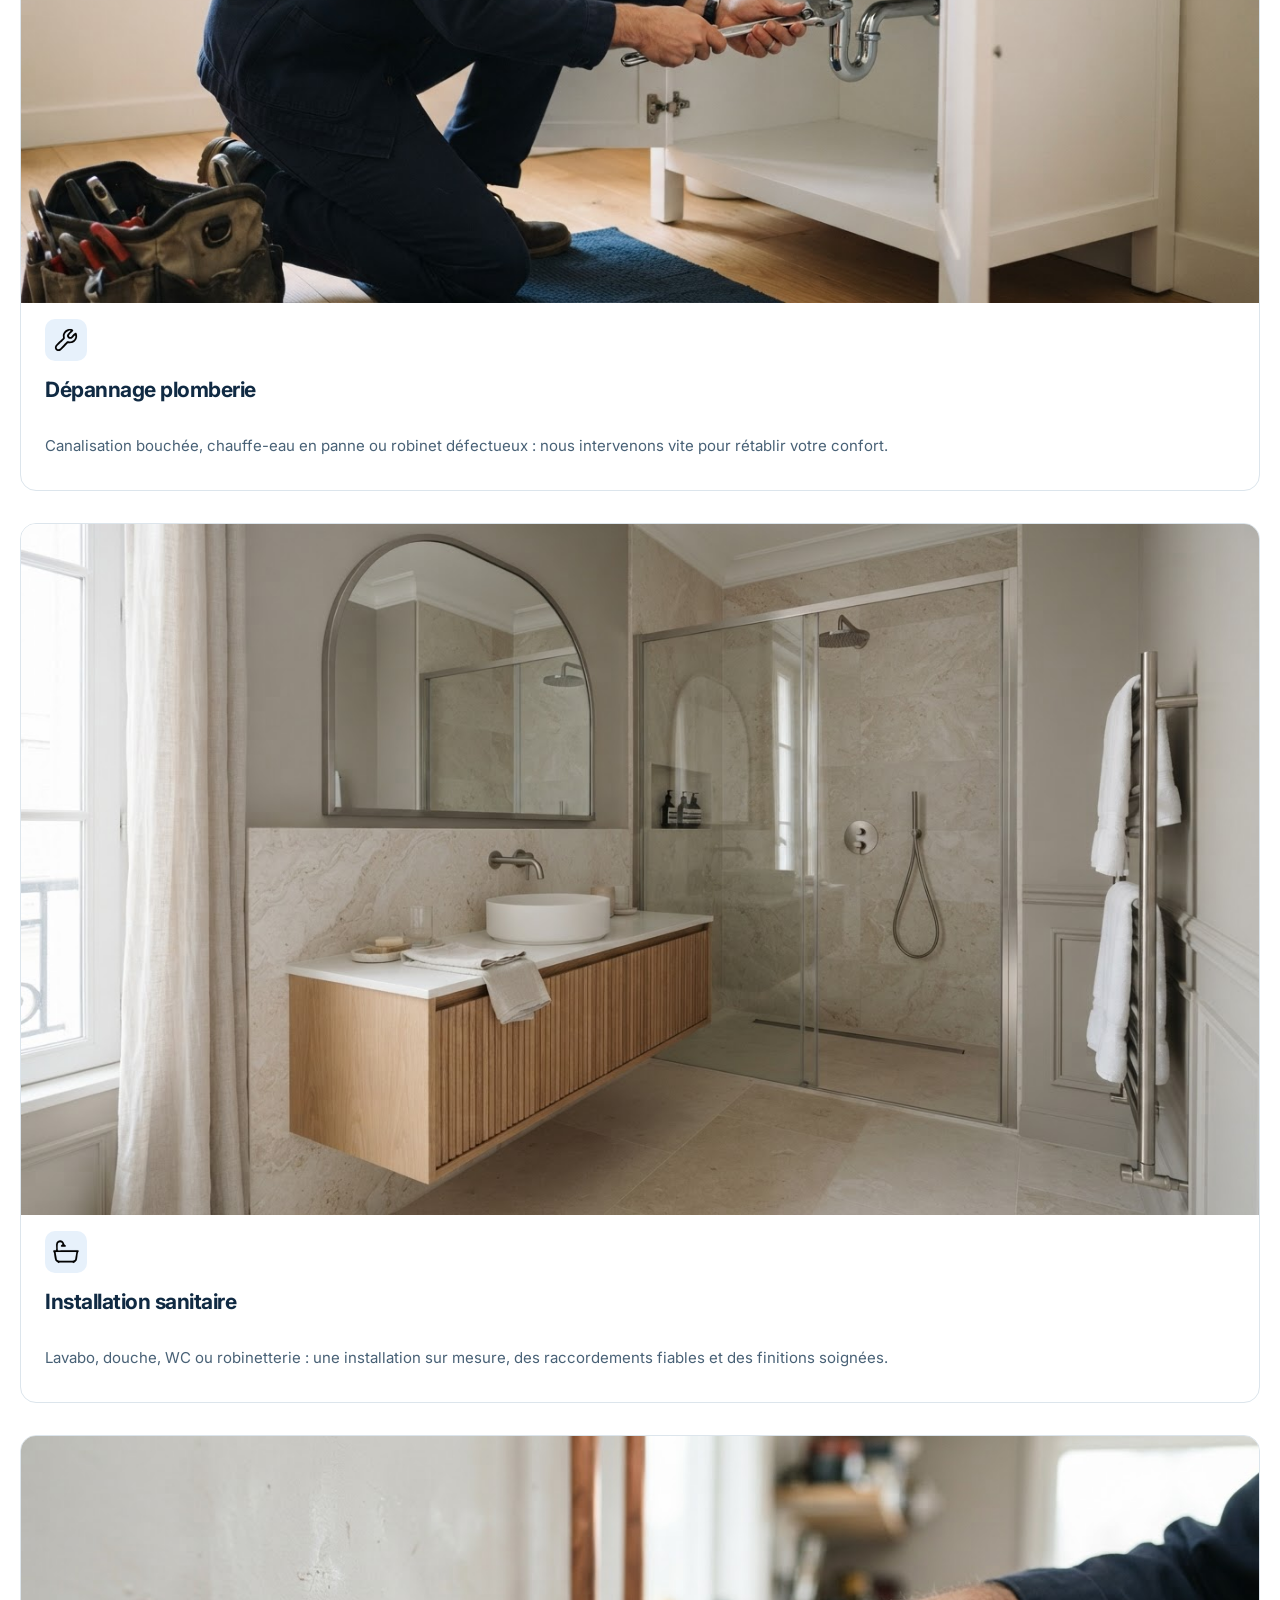
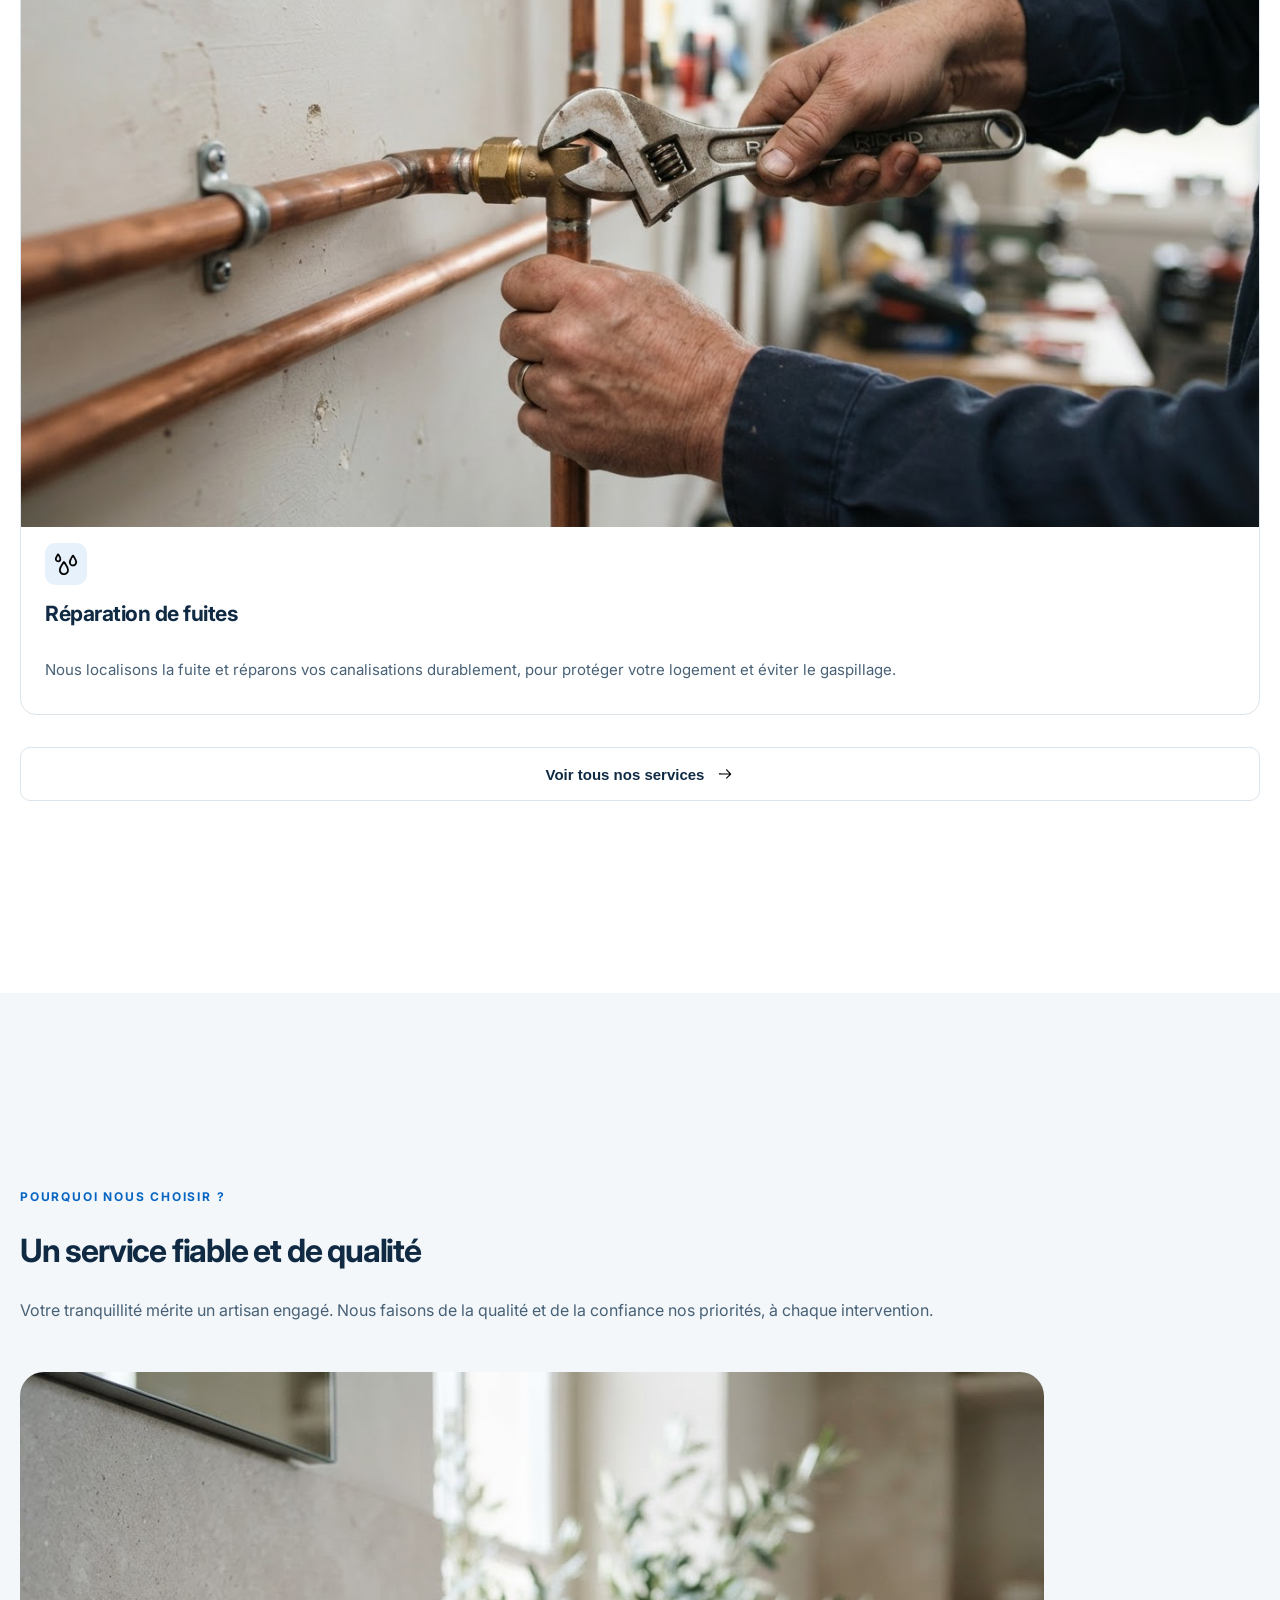
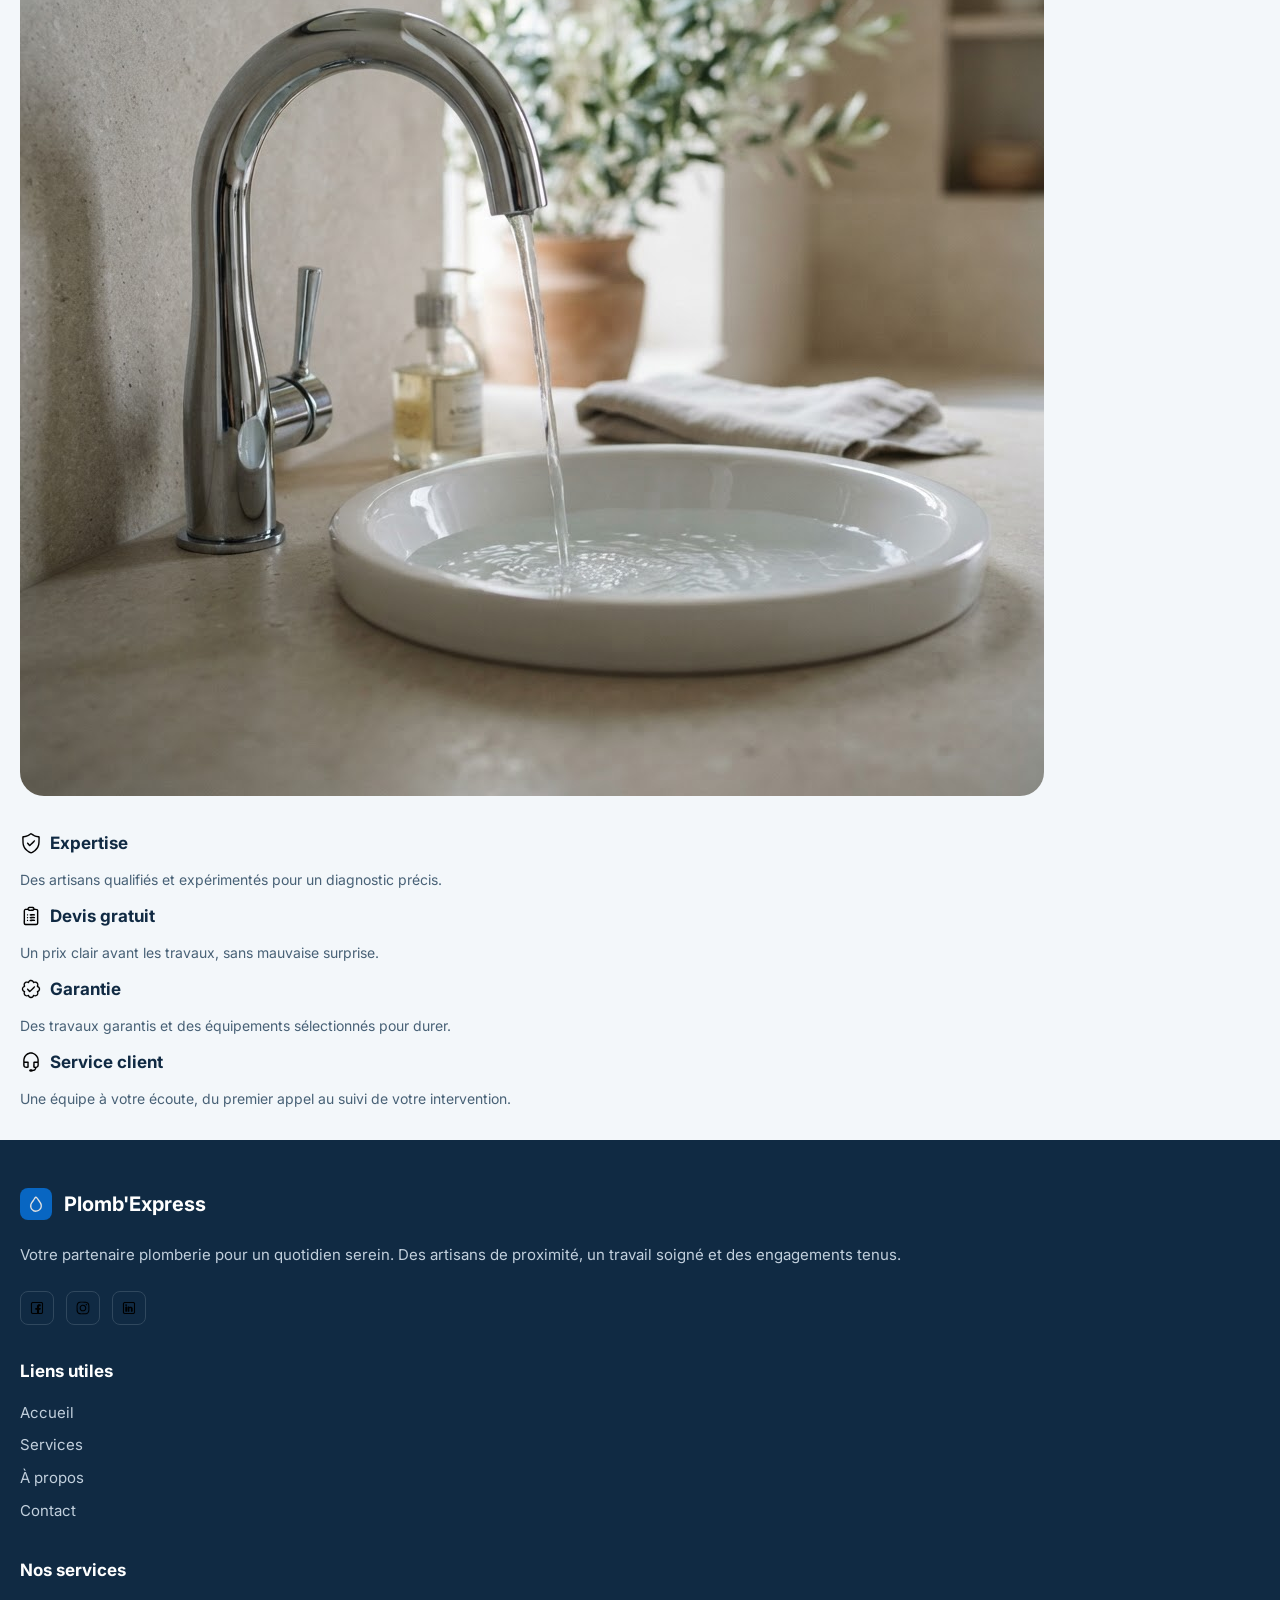
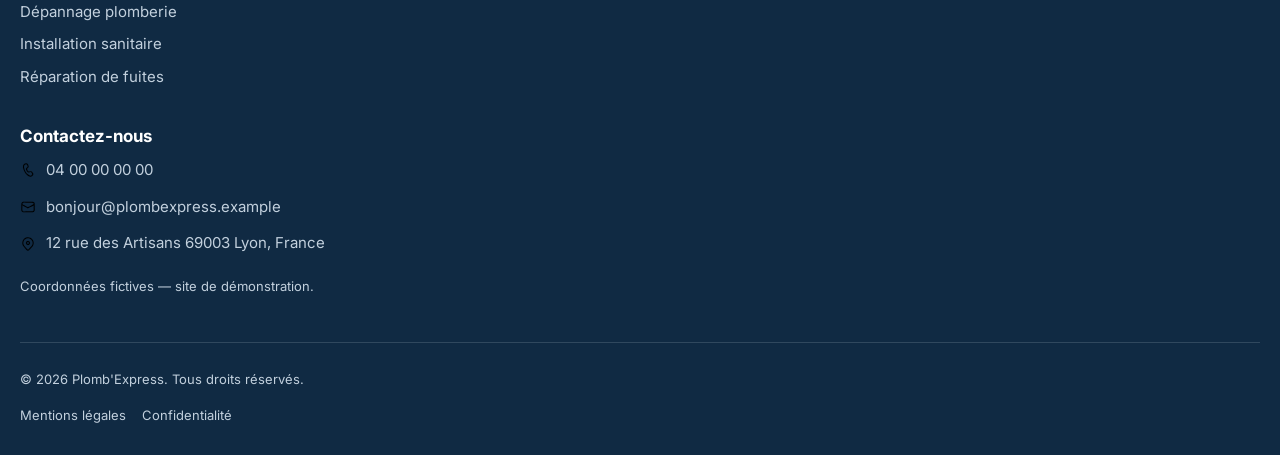
<file: SPRINT-01/Brief-02/PlombExpress/Accueil.html>
<!doctype html>
<html lang="fr">
  <head>
    <meta charset="UTF-8" />
    <meta name="viewport" content="width=device-width, initial-scale=1.0" />
    <link rel="stylesheet" href="css/Accueil.css" />
    <style>
      @import url("https://fonts.googleapis.com/css2?family=Inter:ital,opsz,wght@0,14..32,100..900;1,14..32,100..900&display=swap");
    </style>
    <title>Plomb'Express</title>
  </head>
  <body>
    <header>
      <div class="logo">
        <a href="Accueil.html">
          <img src="assets/icons/droplet.svg" alt="Droplet icon" class="ncc" />
          <span>Plomb'</span><span class="logoblu">Express</span>
        </a>
      </div>
      <div class="menu">
        <img src="assets/icons/menu.svg" alt="menu icon" class="ncc" />
      </div>
      <nav>
        <div class="nav-links">
          <a href="Accueil.html">Accueil</a>
          <a href="Services.html">Services</a>
          <a href="#">À propos</a>
          <a href="Contact.html">Contact</a>
        </div>
      </nav>
      <div class="btnh">
        <button><a href="Contact.html">Demander un devis</a></button>
      </div>
    </header>
    <main>
      <section class="hero">
        <div>
          <img src="assets/icons/location.svg" alt="Location icon" />
          <p>Votre artisan à Lyon et alentours</p>
        </div>
        <div>
          <h1>Un plombier de confiance près de chez vous</h1>
          <p>
            Chez Plomb'Express, nous prenons soin de votre confort. Dépannage,
            installation ou fuite : nos artisans vous accompagnent avec
            réactivité, transparence et un travail soigné.
          </p>
        </div>
        <div>
          <button>
            <a href="Contact.html">Demander un devis</a
            ><img
              src="assets/icons/arrow-right.svg"
              alt="Arrow right icon"
              class="ncc"
            />
          </button>
          <button><a href="Services.html">Nos services</a></button>
        </div>
        <div>
          <img
            src="assets/images/plumber.jpg"
            alt="Le plombier sourit en tenant sa clé à molette dans une salle de bain moderne"
          />
        </div>
        <div>
          <span
            ><img src="assets/icons/clock.svg" alt="Clock at 3 icon" />
            Intervention rapide 7j/7</span
          >
          <span
            ><img src="assets/icons/shield-check.svg" alt="shield check icon" />
            Travail garanti</span
          >
          <span
            ><img src="assets/icons/badge-check.svg" alt="badge check icon" />
            Professionnels qualifiés</span
          >
        </div>
      </section>
      <section class="faire">
        <div>
          <span>NOS SAVOIR-FAIRE</span>
          <h2>Des solutions pour tous vos besoins</h2>
          <p>De l’urgence au projet, le bon geste pour chaque situation.</p>
        </div>
        <div class="faire-post">
          <div>
            <img
              src="assets/images/Dépannage-plomberie.jpg"
              alt="Plombier agenouillé sous un lavabo blanc, en train de régler le siphon avec une clé"
            />
            <img src="assets/icons/wrench.svg" alt="wrench icon" />
            <span>Dépannage plomberie</span>
            <p>
              Canalisation bouchée, chauffe-eau en panne ou robinet défectueux :
              nous intervenons vite pour rétablir votre confort.
            </p>
          </div>
          <div>
            <img
              src="assets/images/Installation-sanitaire.jpg"
              alt="Salle de bain moderne avec meuble vasque en bois suspendu, miroir arrondi et douche en verre"
            />
            <img src="assets/icons/bath.svg" alt="bath icon" />
            <span>Installation sanitaire</span>
            <p>
              Lavabo, douche, WC ou robinetterie : une installation sur mesure,
              des raccordements fiables et des finitions soignées.
            </p>
          </div>
          <div>
            <img
              src="assets/images/Réparation-fuites.jpg"
              alt="Mains d'un plombier serrant un raccord en laiton sur une canalisation en cuivre avec une clé à molette"
            />
            <img src="assets/icons/droplets.svg" alt="droplets icon" />
            <span>Réparation de fuites</span>
            <p>
              Nous localisons la fuite et réparons vos canalisations
              durablement, pour protéger votre logement et éviter le gaspillage.
            </p>
          </div>
        </div>
        <div>
          <button>
            <a href="Services.html">Voir tous nos services</a
            ><img src="assets/icons/arrow-right.svg" alt="Arrow right icon" />
          </button>
        </div>
      </section>
      <section class="choisir">
        <div>
          <span>POURQUOI NOUS CHOISIR ?</span>
          <h2>Un service fiable et de qualité</h2>
          <p>
            Votre tranquillité mérite un artisan engagé. Nous faisons de la
            qualité et de la confiance nos priorités, à chaque intervention.
          </p>
        </div>
        <div>
          <img
            src="assets/images/lavabo.jpg"
            alt="Robinet chromé verse de l'eau dans une vasque blanche"
          />
        </div>
        <div>
          <div>
            <span
              ><img src="assets/icons/badge-check.svg" alt="badge check icon" />
              Expertise</span
            >
            <p>
              Des artisans qualifiés et expérimentés pour un diagnostic précis.
            </p>
          </div>
          <div>
            <span
              ><img
                src="assets/icons/clipboard-list.svg"
                alt="clipboard list icon"
              />
              Devis gratuit</span
            >
            <p>Un prix clair avant les travaux, sans mauvaise surprise.</p>
          </div>
          <div>
            <span
              ><img
                src="assets/icons/shield-check.svg"
                alt="shield check icon"
              />
              Garantie</span
            >
            <p>
              Des travaux garantis et des équipements sélectionnés pour durer.
            </p>
          </div>
          <div>
            <span
              ><img
                src="assets/icons/headset.svg"
                alt="headset icon"
                style="transform: scaleX(-1)"
              />
              Service client</span
            >
            <p>
              Une équipe à votre écoute, du premier appel au suivi de votre
              intervention.
            </p>
          </div>
        </div>
      </section>
    </main>
    <footer>
      <div>
        <a href="Accueil.html"
          ><img src="assets/icons/droplet.svg" alt="Droplet icon" />
          Plomb'Express</a
        >
        <p>
          Votre partenaire plomberie pour un quotidien serein. Des artisans de
          proximité, un travail soigné et des engagements tenus.
        </p>
        <div>
          <img src="assets/icons/facebook.svg" alt="facebook icon" />
          <img src="assets/icons/instagram.svg" alt="instagram icon" />
          <img src="assets/icons/linkedin.svg" alt="linkedin icon" />
        </div>
      </div>
      <div>
        <div>
          <span>Liens utiles</span>
          <p>Accueil</p>
          <p>Services</p>
          <p>À propos</p>
          <p>Contact</p>
        </div>
        <div>
          <span>Nos services</span>
          <p>Dépannage plomberie</p>
          <p>Installation sanitaire</p>
          <p>Réparation de fuites</p>
        </div>
        <div>
          <span>Contactez-nous</span>
          <p>
            <img src="assets/icons/phone.svg" alt="phone icon" />04 00 00 00 00
          </p>
          <p>
            <img
              src="assets/icons/mail.svg"
              alt="mail icon"
            />bonjour@plombexpress.example
          </p>
          <p>
            <img src="assets/icons/location.svg" alt="location icon" />12 rue
            des Artisans 69003 Lyon, France
          </p>
          <p>Coordonnées fictives — site de démonstration.</p>
        </div>
      </div>
      <div>
        <div><p>© 2026 Plomb'Express. Tous droits réservés.</p></div>
        <div>
          <p>Mentions légales</p>
          <p>Confidentialité</p>
        </div>
      </div>
    </footer>
  </body>
</html>
</file>
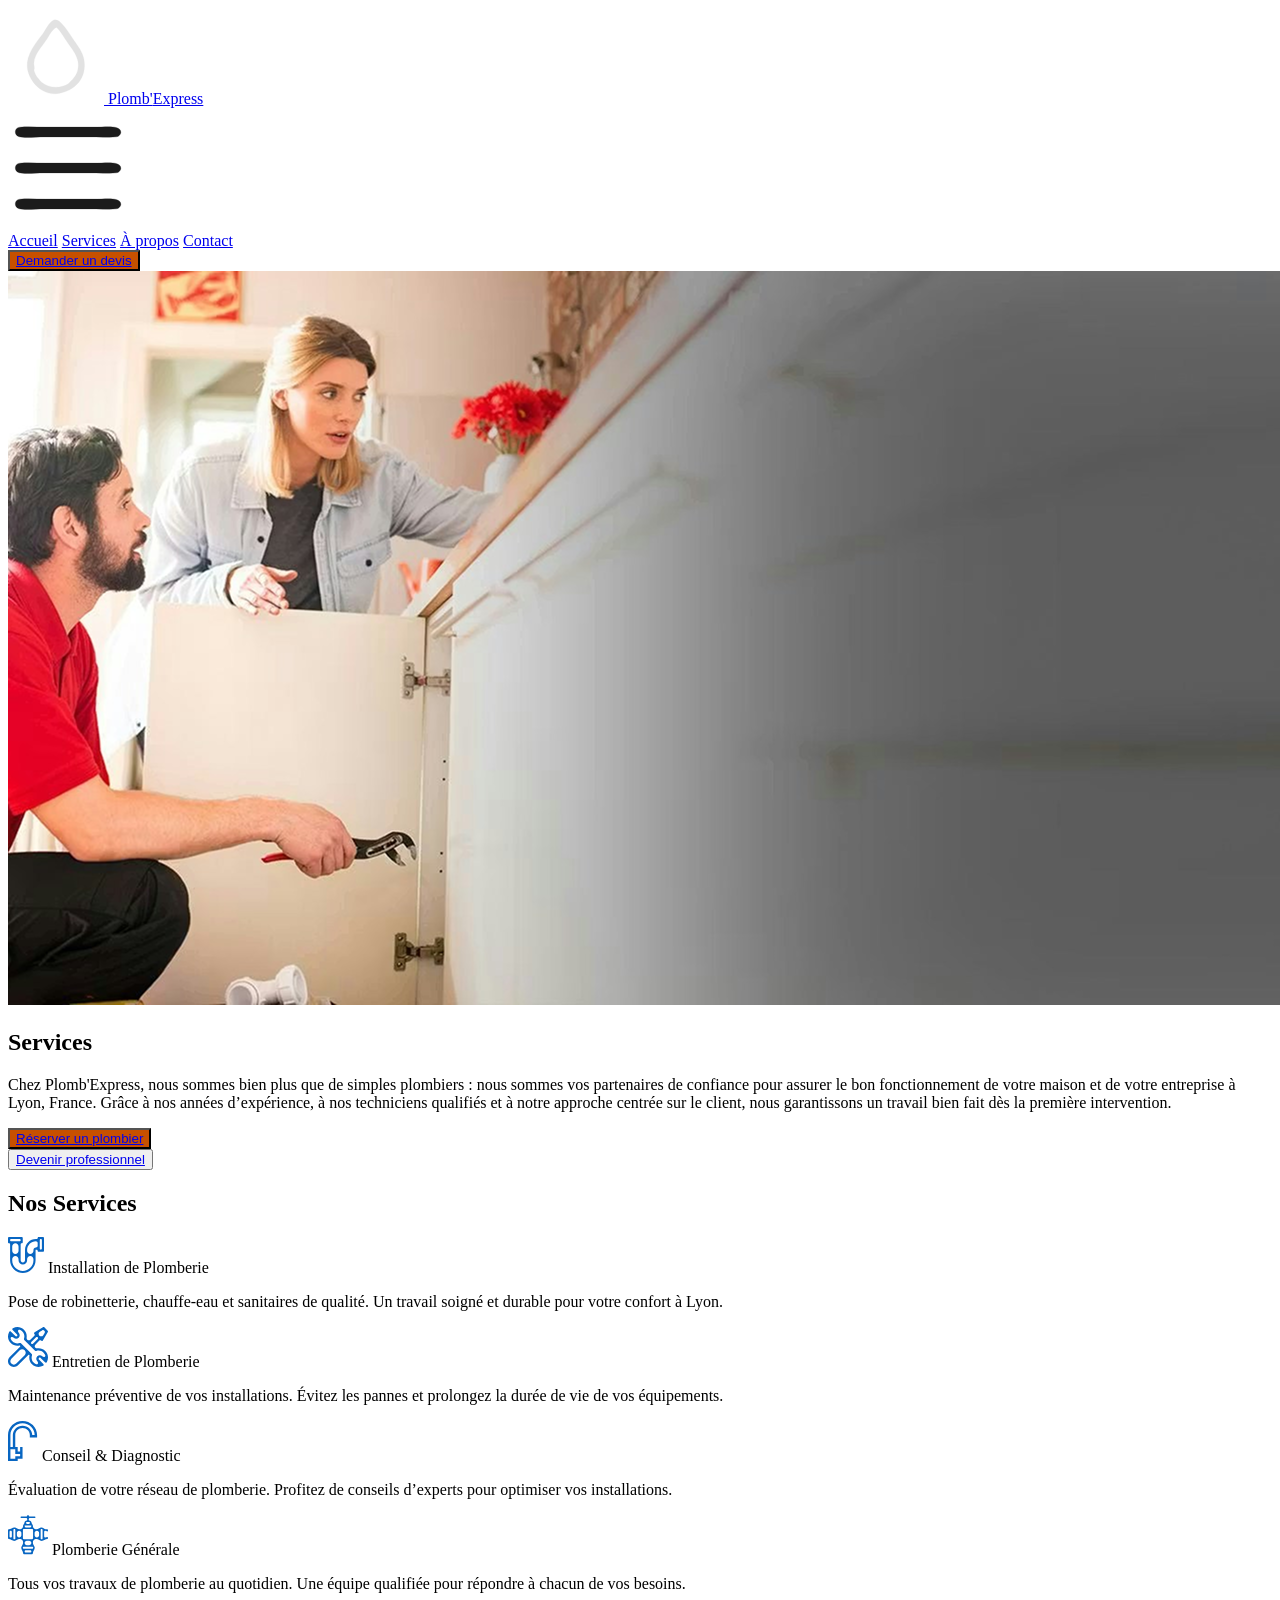
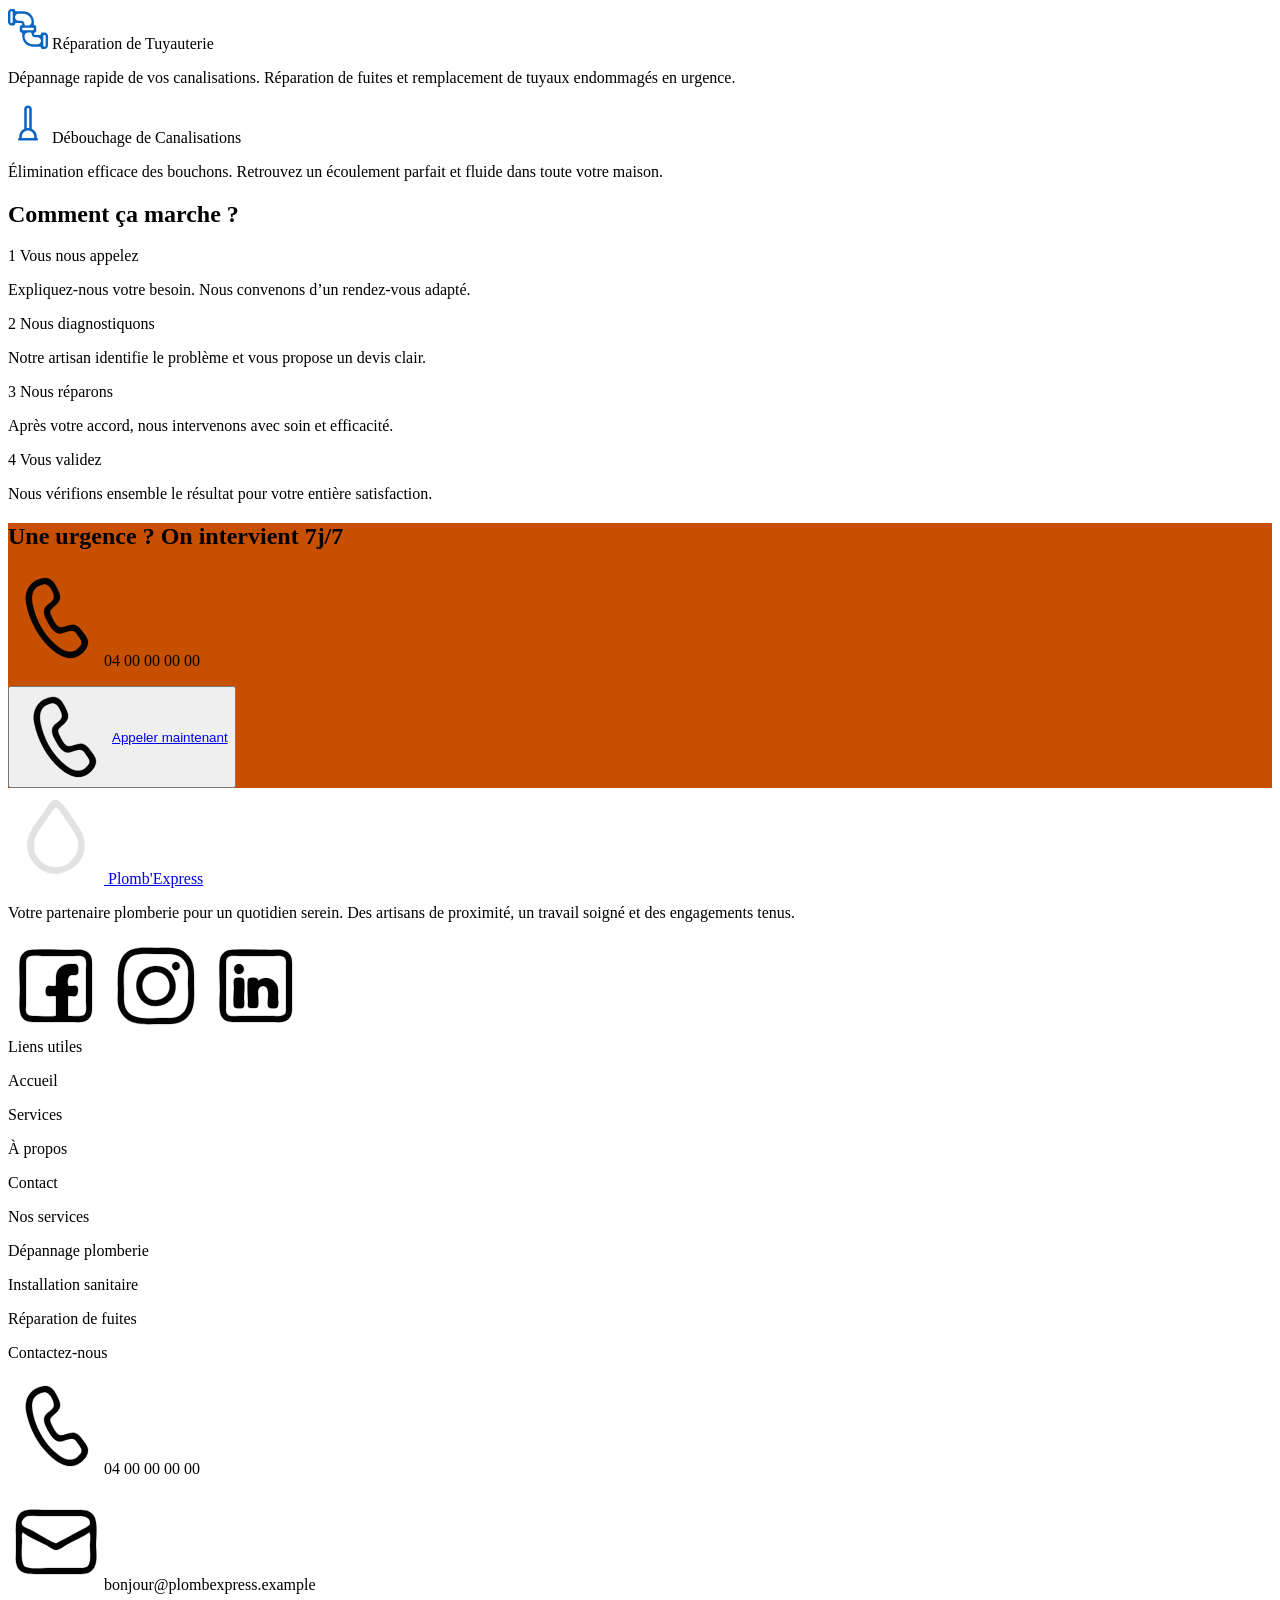
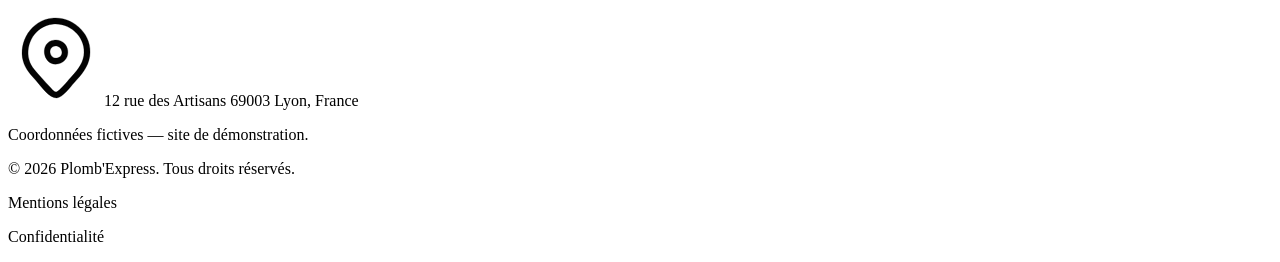
<file: SPRINT-01/Brief-02/PlombExpress/Services.html>
<!doctype html>
<html lang="fr">
  <head>
    <meta charset="UTF-8" />
    <meta name="viewport" content="width=device-width, initial-scale=1.0" />
    <link rel="stylesheet" href="css/Services.css" />
    <style>
      @import url("https://fonts.googleapis.com/css2?family=Inter:ital,opsz,wght@0,14..32,100..900;1,14..32,100..900&display=swap");
    </style>
    <title>Services - Plomb'Express</title>
  </head>
  <body>
    <header>
      <div class="logo">
        <a href="Accueil.html">
          <img src="assets/icons/droplet.svg" alt="Droplet icon" class="ncc" />
          <span>Plomb'</span><span class="logoblu">Express</span>
        </a>
      </div>
      <div class="menu">
        <img src="assets/icons/menu.svg" alt="menu icon" class="ncc" />
      </div>
      <nav>
        <div class="nav-links">
          <a href="Accueil.html">Accueil</a>
          <a href="Services.html" class="active">Services</a>
          <a href="#">À propos</a>
          <a href="Contact.html">Contact</a>
        </div>
      </nav>
      <div class="btnh">
        <button><a href="Contact.html">Demander un devis</a></button>
      </div>
    </header>
    <main>
      <section class="hero">
        <div>
          <img
            src="assets/images/plumber-image.png"
            alt="Plombier accroupi avec une clé à molette devant un meuble d'évier"
          />
        </div>
        <div>
          <h1>Services</h1>
          <p>
            Chez Plomb'Express, nous sommes bien plus que de simples plombiers :
            nous sommes vos partenaires de confiance pour assurer le bon
            fonctionnement de votre maison et de votre entreprise à Lyon,
            France. Grâce à nos années d’expérience, à nos techniciens qualifiés
            et à notre approche centrée sur le client, nous garantissons un
            travail bien fait dès la première intervention.
          </p>
        </div>
        <div>
          <button><a href="Contact.html">Réserver un plombier</a></button>
          <button><a href="#">Devenir professionnel</a></button>
        </div>
      </section>
      <section class="services">
        <div>
          <h2>Nos Services</h2>
        </div>
        <div class="services-post">
          <div>
            <img src="assets/icons/siphon.svg" alt="siphon icon" />
            <span>Installation de Plomberie</span>
            <p>
              Pose de robinetterie, chauffe-eau et sanitaires de qualité. Un
              travail soigné et durable pour votre confort à Lyon.
            </p>
          </div>
          <div>
            <img src="assets/icons/tools.svg" alt="tools icon" />
            <span>Entretien de Plomberie</span>
            <p>
              Maintenance préventive de vos installations. Évitez les pannes et
              prolongez la durée de vie de vos équipements.
            </p>
          </div>
          <div>
            <img src="assets/icons/faucet.svg" alt="faucet icon" />
            <span>Conseil & Diagnostic</span>
            <p>
              Évaluation de votre réseau de plomberie. Profitez de conseils
              d’experts pour optimiser vos installations.
            </p>
          </div>
          <div>
            <img src="assets/icons/valve.svg" alt="valve icon" />
            <span>Plomberie Générale</span>
            <p>
              Tous vos travaux de plomberie au quotidien. Une équipe qualifiée
              pour répondre à chacun de vos besoins.
            </p>
          </div>
          <div>
            <img src="assets/icons/pipes.svg" alt="pipes icon" />
            <span>Réparation de Tuyauterie</span>
            <p>
              Dépannage rapide de vos canalisations. Réparation de fuites et
              remplacement de tuyaux endommagés en urgence.
            </p>
          </div>
          <div>
            <img src="assets/icons/plunger.svg" alt="plunger icon" />
            <span>Débouchage de Canalisations</span>
            <p>
              Élimination efficace des bouchons. Retrouvez un écoulement parfait
              et fluide dans toute votre maison.
            </p>
          </div>
        </div>
      </section>
      <section class="marche">
        <div>
          <h2>Comment ça marche ?</h2>
        </div>
        <div class="marche-post">
          <div>
            <span>1</span>
            <span>Vous nous appelez</span>
            <p>
              Expliquez-nous votre besoin. Nous convenons d’un rendez-vous
              adapté.
            </p>
          </div>
          <div>
            <span>2</span>
            <span>Nous diagnostiquons</span>
            <p>
              Notre artisan identifie le problème et vous propose un devis
              clair.
            </p>
          </div>
          <div>
            <span>3</span>
            <span>Nous réparons</span>
            <p>Après votre accord, nous intervenons avec soin et efficacité.</p>
          </div>
          <div>
            <span>4</span>
            <span>Vous validez</span>
            <p>
              Nous vérifions ensemble le résultat pour votre entière
              satisfaction.
            </p>
          </div>
        </div>
      </section>
      <section class="urgence">
        <div>
          <h2>Une urgence ? On intervient 7j/7</h2>
          <p>
            <img src="assets/icons/phone.svg" alt="phone icon" />04 00 00 00 00
          </p>
        </div>
        <div>
          <button>
            <img src="assets/icons/phone.svg" alt="phone icon" /><a
              href="tel:0400000000"
              >Appeler maintenant</a
            >
          </button>
        </div>
      </section>
    </main>
    <footer>
      <div>
        <a href="Accueil.html"
          ><img src="assets/icons/droplet.svg" alt="Droplet icon" />
          Plomb'Express</a
        >
        <p>
          Votre partenaire plomberie pour un quotidien serein. Des artisans de
          proximité, un travail soigné et des engagements tenus.
        </p>
        <div>
          <img src="assets/icons/facebook.svg" alt="facebook icon" />
          <img src="assets/icons/instagram.svg" alt="instagram icon" />
          <img src="assets/icons/linkedin.svg" alt="linkedin icon" />
        </div>
      </div>
      <div>
        <div>
          <span>Liens utiles</span>
          <p>Accueil</p>
          <p>Services</p>
          <p>À propos</p>
          <p>Contact</p>
        </div>
        <div>
          <span>Nos services</span>
          <p>Dépannage plomberie</p>
          <p>Installation sanitaire</p>
          <p>Réparation de fuites</p>
        </div>
        <div>
          <span>Contactez-nous</span>
          <p>
            <img src="assets/icons/phone.svg" alt="phone icon" />04 00 00 00 00
          </p>
          <p>
            <img
              src="assets/icons/mail.svg"
              alt="mail icon"
            />bonjour@plombexpress.example
          </p>
          <p>
            <img src="assets/icons/location.svg" alt="location icon" />12 rue
            des Artisans 69003 Lyon, France
          </p>
          <p>Coordonnées fictives — site de démonstration.</p>
        </div>
      </div>
      <div>
        <div><p>© 2026 Plomb'Express. Tous droits réservés.</p></div>
        <div>
          <p>Mentions légales</p>
          <p>Confidentialité</p>
        </div>
      </div>
    </footer>
  </body>
</html>
</file>
<file: Brief-01/Campus Life/css/style.css>
body {
  font-family: "Inter", sans-serif;
  color: #0a1222;
}

header {
  display: flex;
  align-items: center;
}

.logo {
  width: 120px;
  height: 25px;
  margin-top: 0px;
  margin-left: 52px;
  margin-right: 500px;
  font-weight: 800;
  font-size: 29px;
  line-height: 1.2;
  letter-spacing: 0;
  white-space: nowrap;
}

.logotxt {
  text-decoration: none;
  color: #0a1222;
}

.boxes {
  font-weight: 400;
  font-size: 17px;
  display: flex;
  justify-content: center;
  gap: 60px;
  width: 60px;
  height: 12px;
}
.b1 {
  text-decoration: none;
  color: #0a1222;
  white-space: nowrap;
}

.inscr {
  margin-left: auto;
  margin-right: 50px;
  background-color: #034bff;
  border-radius: 10px;
  padding: 1px 48px;
  font-size: 18px;
  font-weight: 600;
}

.btn-inscription {
  color: #ffffff;
  text-decoration: none;
}

.iconsearch {
  margin-left: 450px;
  font-size: 3rem;
  font-weight: bolder;
}

.hero {
  background-color: #034bff;
  display: flex;
  flex-direction: row-reverse;
  color: #ffffff;
  margin-top: 15px;
}

.heroimg {
  width: 110%;
}

.heroimg img {
  height: 100%;
  width: 100%;
}

.herotxt {
  background-color: #08111d;
  width: 100%;
}

.titlhero {
  font-weight: 900;
  font-size: 120px;
  margin-left: 100px;
  line-height: 120%;
  margin-bottom: 0;
  position: relative;
  top: 10px;
}

.thb {
  color: #034bff;
  position: relative;
  bottom: 20px;
}

.thg {
  color: #c7f64a;
  margin-left: 125px;
  width: 65px;
  height: 79px;
  margin-top: 100px;
  position: relative;
  bottom: 25px;
}

.th2 {
  font-weight: 800;
  font-size: 30px;
  margin-left: 100px;
  position: relative;
  bottom: 45px;
}

.herop {
  font-weight: 400;
  font-size: 22px;
  margin-left: 100px;
  position: relative;
  bottom: 50px;
}

.herocam {
  background-color: #034bff;
  text-decoration: none;
  margin-left: 100px;
  border-radius: 6px;
  padding: 17px 30px;
  font-size: 16px;
  font-weight: 600;
  color: #ffffff;
  position: relative;
  bottom: 40px;
}

.herobott {
  text-decoration: none;
  margin-left: 30px;
  border-style: solid;
  border-width: 2px 2px;
  padding: 16px 26px;
  border-color: #8eabff;
  border-radius: 6px;
  font-size: 16px;
  font-weight: 600;
  color: #ffffff;
  background-color: #0a1222;
  position: relative;
  bottom: 40px;
}

.alph1 {
  margin-left: 100px;
  background-color: #b8c9cf;
  padding: 6px 12px;
  font-weight: 600;
  font-size: 25px;
  border-radius: 100%;
  color: #0a1222;
}

.alph2 {
  background-color: #d7c3b6;
  padding: 6px 12px;
  font-weight: 600;
  font-size: 25px;
  border-radius: 100%;
  color: #0a1222;
}

.alph3 {
  background-color: #b8c9cf;
  padding: 6px 12px;
  font-weight: 600;
  font-size: 25px;
  border-radius: 100%;
  color: #0a1222;
}

.alph4 {
  background-color: #d7c3b6;
  padding: 6px 12px;
  font-weight: 600;
  font-size: 25px;
  border-radius: 100%;
  color: #0a1222;
}

.herocom {
  font-weight: 400;
  font-size: 12px;
  position: relative;
  bottom: 42px;
  left: 300px;
}

.stats {
  display: flex;
  flex-direction: row;
  justify-content: center;
  align-items: stretch;
  gap: 16px;
  padding-bottom: 50px;
}

.s1 {
  width: 25%;
}
.s1 span {
  font-size: 70px;
  color: #034bff;
  position: relative;
  top: 25px;
  margin-left: 50px;
}

.s1 strong {
  font-weight: 800;
  font-size: 34px;
  position: relative;
  left: 10px;
}

.s1 small {
  color: #47526a;
  font-weight: 400;
  font-size: 12px;
  position: relative;
  top: 20px;
  right: 60px;
}

.campus {
  background-color: #f4f7fc;
  display: flex;
  flex-direction: row;
  justify-content: center;
  align-items: stretch;
  gap: 16px;
  padding-bottom: 80px;
  padding-top: 50px;
}

.campus img {
  width: 202px;
}

.camptxt {
  width: 50%;
  margin-left: 100px;
}

.campimg {
  width: 50%;
}

.campb {
  font-weight: 400;
  font-size: 16px;
  color: #034bff;
}

.campbott {
  background-color: #034bff;
  text-decoration: none;
  border-radius: 6px;
  padding: 17px 30px;
  font-size: 16px;
  font-weight: 600;
  color: #ffffff;
}

.camptxt h2 {
  font-weight: 800;
  font-size: 36px;
  position: relative;
  bottom: 10px;
}

.camptxt p {
  font-weight: 400;
  font-size: 16px;
  position: relative;
  bottom: 25px;
}

.campimg span {
  font-weight: 700;
  font-size: 16px;
  color: #ffffff;
  background-color: #08111d;
  border-radius: 10px;
  padding: 17px 30px;
  position: relative;
  bottom: 25px;
}

.ci1 {
  position: relative;
  right: 210px;
  top: 50px;
}

.ci1x {
  position: relative;
  top: 30px;
  width: 202px;
  height: 185px;
  transform: rotate(-5deg);
  border-radius: 10px;
}
</file>
<file: Brief-01/Campus Life/css/inscription.css>
body {
  font-family: "Inter", sans-serif;
  color: #0a1222;
}

form {
  max-width: 740px;
  margin-top: 30px;
}

form div {
  margin-bottom: 20px;
}

label {
  display: block;
  margin-bottom: 8px;
  font-weight: 400;
}

input:not([type="radio"]) {
  width: 100%;
  padding: 15px;
  border-radius: 5px;
  border-color: #e2e1e5;
  font-size: 16px;
  border-style: solid;
  border-width: 1px;
}

input[type="radio"] {
  accent-color: #5e5bff;
}

button {
  width: 100%;
  background-color: #5e5bff;
  color: white;
  padding: 15px;
  border-radius: 5px;
  border-color: #5e5bff;
  text-align: left;
  font-size: 16px;
}

button:hover {
  background-color: #4a47e0;
}

footer {
  background-color: #101211;
  padding: 40px;
  color: #b2bdb3;
  display: flex;
  flex-wrap: wrap;
  gap: 20px;
  margin-top: 80px;
}

h1 {
  font-size: 40px;
}

footer h2 {
  color: #f4f6f0;
}

footer span {
  color: #c3f85c;
  font-family: "IBM Plex Mono", monospace;
  letter-spacing: 2px;
}

footer a {
  text-decoration: none;
  color: #b2bdb3;
  display: block;
  line-height: 2;
}

footer p {
  max-width: 450px;
}

.last {
  font-family: "IBM Plex Mono", monospace;
  width: 100%;
  display: flex;
  justify-content: space-between;
  border-top: 1px solid #343b36;
}
</file>
<file: Brief-02/PlombExpress/css/Accueil.css>
* {
  box-sizing: border-box;
}

img {
  max-width: 100%;
  height: auto;
}

body {
  font-family: "Inter", sans-serif;
  color: #102a43;
}

header {
  display: flex;
  align-items: center;
  justify-content: space-between;
  padding: 20px 104px;
  margin-left: 20px;
  border-bottom: 1px solid #dce5ec;
}

.mobile {
  display: none;
}

@media (max-width: 767px) {
  header {
    flex-direction: column;
    padding: 16px;
    margin: 0 auto;
  }

  .nav {
    display: none;
  }

  .mobile {
    display: block;
  }
}

header a {
  text-decoration: none;
  color: #102a43;
}

header img {
  background-color: #0866c2;
  border-radius: 10px;
  width: 40px;
  height: 40px;
  margin-left: 6px;
}

.logoblu {
  color: #0866c2;
}

.logo span {
  font-weight: 700;
  background-color: yellow;
}

.nav {
  align-items: center;
}
</file>
<file: SPRINT-01/Brief-02/PlombExpress/css/Accueil.css>
* {
  box-sizing: border-box;
}

img {
  max-width: 100%;
  height: auto;
}

body {
  font-family: "Inter", sans-serif;
  color: #102a43;
  margin: 0;
}

/* MOBILE */

header {
  display: flex;
  align-items: center;
  justify-content: space-between;
  flex-wrap: wrap;
  padding: 16px 20px;
  border-bottom: 1px solid #dce5ec;
}

header a {
  text-decoration: none;
  color: #102a43;
}

.logo a {
  display: flex;
  align-items: center;
  font-weight: 700;
  font-size: 20px;
}

.logo img {
  width: 32px;
  height: 32px;
  padding: 6px;
  margin-right: 10px;
  background-color: #0866c2;
  border-radius: 8px;
}

.logoblu {
  color: #0866c2;
}

nav {
  display: none;
}

.nav-links {
  display: none;
}

.menu {
  display: flex;
  align-items: center;
  justify-content: center;
  width: 24px;
  height: 24px;
}

.btnh {
  flex: 0 0 100%;
  margin-top: 16px;
}

.btnh button {
  width: 100%;
  height: 44px;
  padding: 0 20px;
  border: none;
  border-radius: 10px;
  background-color: #c75000;
  display: flex;
  align-items: center;
  justify-content: center;
  cursor: pointer;
}

.btnh a {
  color: white;
  font-size: 14px;
  font-weight: 600;
  display: flex;
  align-items: center;
  align-self: stretch;
}

/* img[src$=".svg"]:not(.ncc) {
  filter: invert(31%) sepia(49%) saturate(4156%) hue-rotate(196deg)
    brightness(91%) contrast(100%);
} */

.hero {
  display: flex;
  padding: 1.25rem 1.25rem 1rem;
  align-items: center;
  flex-wrap: wrap;
  gap: 32px;
  background-color: #f3f7fa;
}

.hero h1,
.hero p {
  margin: 0;
}

.hero > div:nth-child(1) {
  display: flex;
  align-items: center;
  gap: 5px;
}

.hero > div:nth-child(1) img {
  width: 16px;
  height: 16px;
}

.hero > div:nth-child(1) p {
  color: #0866c2;
  font-weight: 600;
  font-size: 12px;
}

.hero > div:nth-child(2) {
  display: flex;
  flex-direction: column;
  align-items: center;
}

.hero > div:nth-child(2) h1 {
  font-weight: 700;
  font-size: 38px;
  line-height: 112%;
  letter-spacing: -1.3px;
}

.hero > div:nth-child(2) p {
  font-weight: 400;
  font-size: 16px;
  line-height: 165%;
  color: #486176;
}

.hero > div:nth-child(3) {
  display: flex;
  flex-direction: column;
  align-items: center;
  gap: 12px;
  width: 100%;
}

.hero > div:nth-child(3) img {
  width: 18px;
  height: 18px;
  filter: invert(1);
}

.hero > div:nth-child(3) button {
  width: 100%;
  height: 54px;
  padding-right: 24px;
  padding-left: 24px;
  border-radius: 10px;
  background: #c75000;
  border: 1px solid #ffffff;
  cursor: pointer;
  display: flex;
  justify-content: center;
  align-items: center;
  gap: 5px;
}

.hero > div:nth-child(3) button:nth-child(2) {
  background: white;
  border: 1px solid #dce5ec;
}

.hero > div:nth-child(3) button a {
  color: white;
  font-size: 15px;
  font-weight: 600;
  text-decoration: none;
  display: flex;
  align-items: center;
  align-self: stretch;
}

.hero > div:nth-child(3) button:nth-child(2) a {
  color: #102a43;
}

.hero > div:nth-child(4) img {
  width: 100%;
  height: 320px;
  border-radius: 24px;
}

.hero > div:nth-child(5) {
  display: flex;
  align-items: start;
  flex-direction: column;
  padding: 24px 0;
  gap: 18px;
  border-top: 1.5px solid #dce5ec;
  width: 100%;
}

.hero > div:nth-child(5) img {
  width: 40px;
  height: 40px;
  background-color: #e7f1fb;
  border-radius: 50%;
  padding: 7px;
}

.hero > div:nth-child(5) span {
  font-weight: 600;
  font-size: 14px;
  display: flex;
  align-items: center;
  gap: 1rem;
}

.faire {
  display: flex;
  padding: 1rem 1.25rem;
  align-items: center;
  flex-wrap: wrap;
  gap: 32px;
  padding-bottom: 15%;
}

.faire > div:nth-child(1) span {
  color: #0866c2;
  font-weight: 700;
  font-size: 12px;
  line-height: 140%;
  letter-spacing: 1.8px;
}

.faire > div:nth-child(1) h2 {
  font-weight: 700;
  font-size: 32px;
  line-height: 120%;
  letter-spacing: -1.2px;
}

.faire > div:nth-child(1) p {
  color: #486176;
  font-weight: 400;
  font-size: 16px;
  line-height: 160%;
}

.faire-post {
  display: flex;
  flex-direction: column;
  gap: 32px;
  width: 100%;
}

.faire-post div {
  display: flex;
  align-items: start;
  flex-direction: column;
  padding: 0 0 1rem;
  gap: 16px;
  width: 100%;
  border-radius: 16px;
  border: 1px solid #dce5ec;
  overflow: hidden;
}

.faire-post img {
  width: 100%;
}

.faire-post img[src$=".svg"] {
  width: 42px;
  height: 42px;
  background-color: #e7f1fb;
  border-radius: 10px;
  padding: 7px;
  margin-left: 24px;
  margin-right: 24px;
}

.faire-post span {
  font-weight: 700;
  font-size: 21px;
  line-height: 125%;
  letter-spacing: -0.5px;
  margin-left: 24px;
  margin-right: 24px;
}

.faire-post p {
  font-weight: 400;
  font-size: 15px;
  line-height: 165%;
  color: #486176;
  margin-left: 24px;
  margin-right: 24px;
}

.faire > div:nth-child(3) {
  width: 100%;
}

.faire button {
  width: 100%;
  height: 54px;
  border-radius: 10px;
  border-width: 1px;
  gap: 12px;
  padding-right: 24px;
  padding-left: 24px;
  background: white;
  border: 1px solid #dce5ec;
  cursor: pointer;
  display: flex;
  justify-content: center;
  align-items: center;
}

.faire button img {
  width: 18px;
  height: 18px;
}

.faire button a {
  text-decoration: none;
  font-weight: 600;
  font-size: 15px;
  color: #102a43;
  display: flex;
  align-items: center;
  align-self: stretch;
}

.choisir {
  display: flex;
  padding: 1rem 1.25rem;
  align-items: center;
  flex-wrap: wrap;
  gap: 32px;
  background-color: #f3f7fa;
  padding-top: 15%;
}

.choisir > div:first-child span {
  font-weight: 700;
  font-size: 12px;
  line-height: 140%;
  letter-spacing: 1.8px;
  color: #0866c2;
}

.choisir > div:first-child h2 {
  font-size: 32px;
  line-height: 120%;
  letter-spacing: -1.2px;
}

.choisir > div:first-child p {
  font-weight: 400;
  font-size: 16px;
  line-height: 165%;
  color: #486176;
}

.choisir > div:nth-child(2) img {
  border-radius: 24px;
}

.choisir > div:nth-child(3) img {
  width: 22px;
  height: 22px;
}

.choisir > div:nth-child(3) span {
  font-weight: 700;
  font-size: 17px;
  display: flex;
  align-items: center;
  gap: 8px;
}

.choisir > div:nth-child(3) p {
  font-weight: 400;
  font-size: 14px;
  line-height: 165%;
  color: #486176;
}

footer {
  background-color: #102a43;
  padding: 48px 20px 32px;
}

footer p,
footer span {
  margin: 0;
}

footer > div:first-child a {
  display: flex;
  align-items: center;
  gap: 12px;
  color: #ffffff;
  font-size: 20px;
  font-weight: 700;
  text-decoration: none;
}

footer > div:first-child a img {
  width: 32px;
  height: 32px;
  padding: 6px;
  background-color: #0866c2;
  border-radius: 8px;
}

footer > div:first-child p {
  margin-top: 24px;
  color: #c2d0dd;
  font-size: 15px;
  line-height: 150%;
}

footer > div:first-child div {
  display: flex;
  gap: 12px;
  margin-top: 24px;
}

footer > div:first-child div img {
  width: 34px;
  height: 34px;
  padding: 8px;
  border: 1px solid #30485e;
  border-radius: 8px;
}

footer > div:nth-child(2) span {
  display: block;
  margin-top: 36px;
  color: #ffffff;
  font-size: 17px;
  font-weight: 700;
}

footer > div:nth-child(2) p {
  margin-top: 8px;
  color: #c2d0dd;
  font-size: 15px;
  line-height: 165%;
}

footer > div:nth-child(2) p:first-of-type {
  margin-top: 20px;
}

footer > div:nth-child(2) > div:nth-child(3) p {
  display: flex;
  align-items: center;
  gap: 10px;
  margin-top: 12px;
  overflow-wrap: anywhere;
}

footer > div:nth-child(2) > div:nth-child(3) p img {
  width: 16px;
  height: 16px;
  flex-shrink: 0;
}

footer > div:nth-child(2) > div:nth-child(3) p:last-child {
  font-size: 13px;
  margin-top: 20px;
}

footer > div:nth-child(3) {
  margin-top: 44px;
  padding-top: 28px;
  border-top: 1px solid #30485e;
}

footer > div:nth-child(3) p {
  color: #c2d0dd;
  font-size: 13px;
}

footer > div:nth-child(3) > div:last-child {
  display: flex;
  gap: 16px;
  margin-top: 20px;
}

/* DESKTOP */

@media (min-width: 768px) {
  header {
    flex-wrap: nowrap;
    padding: 20px 40px;
  }

  .logo img {
    width: 40px;
    height: 40px;
    padding: 8px;
  }

  nav {
    display: flex;
    align-items: center;
    flex-grow: 1;
    justify-content: space-between;
    padding-left: 24px;
  }

  .nav-links {
    display: flex;
    align-items: center;
    gap: 24px;
  }

  .nav-links a {
    font-size: 15px;
    font-weight: 500;
    padding: 12px 0;
  }

  .menu {
    display: none;
  }

  .btnh {
    flex: 0 0 auto;
    margin-top: 0;
    margin-left: 24px;
  }

  .btnh button {
    width: auto;
    padding: 0 24px;
  }
}
</file>
<file: SPRINT-01/Brief-02/PlombExpress/css/Services.css>
/* ACCESSIBILITY */

.btnh button,
.hero > div:nth-child(3) button,
.urgence button {
  display: flex;
  align-items: center;
  justify-content: center;
}

.btnh a,
.hero > div:nth-child(3) button a,
.urgence button a {
  display: flex;
  align-items: center;
  align-self: stretch;
}

.btnh button,
.hero > div:nth-child(3) button:nth-child(1) {
  background-color: #c75000;
}

.urgence {
  background-color: #c75000;
}

@media (min-width: 768px) {
  .nav-links a {
    padding: 12px 0;
  }
}
</file>
